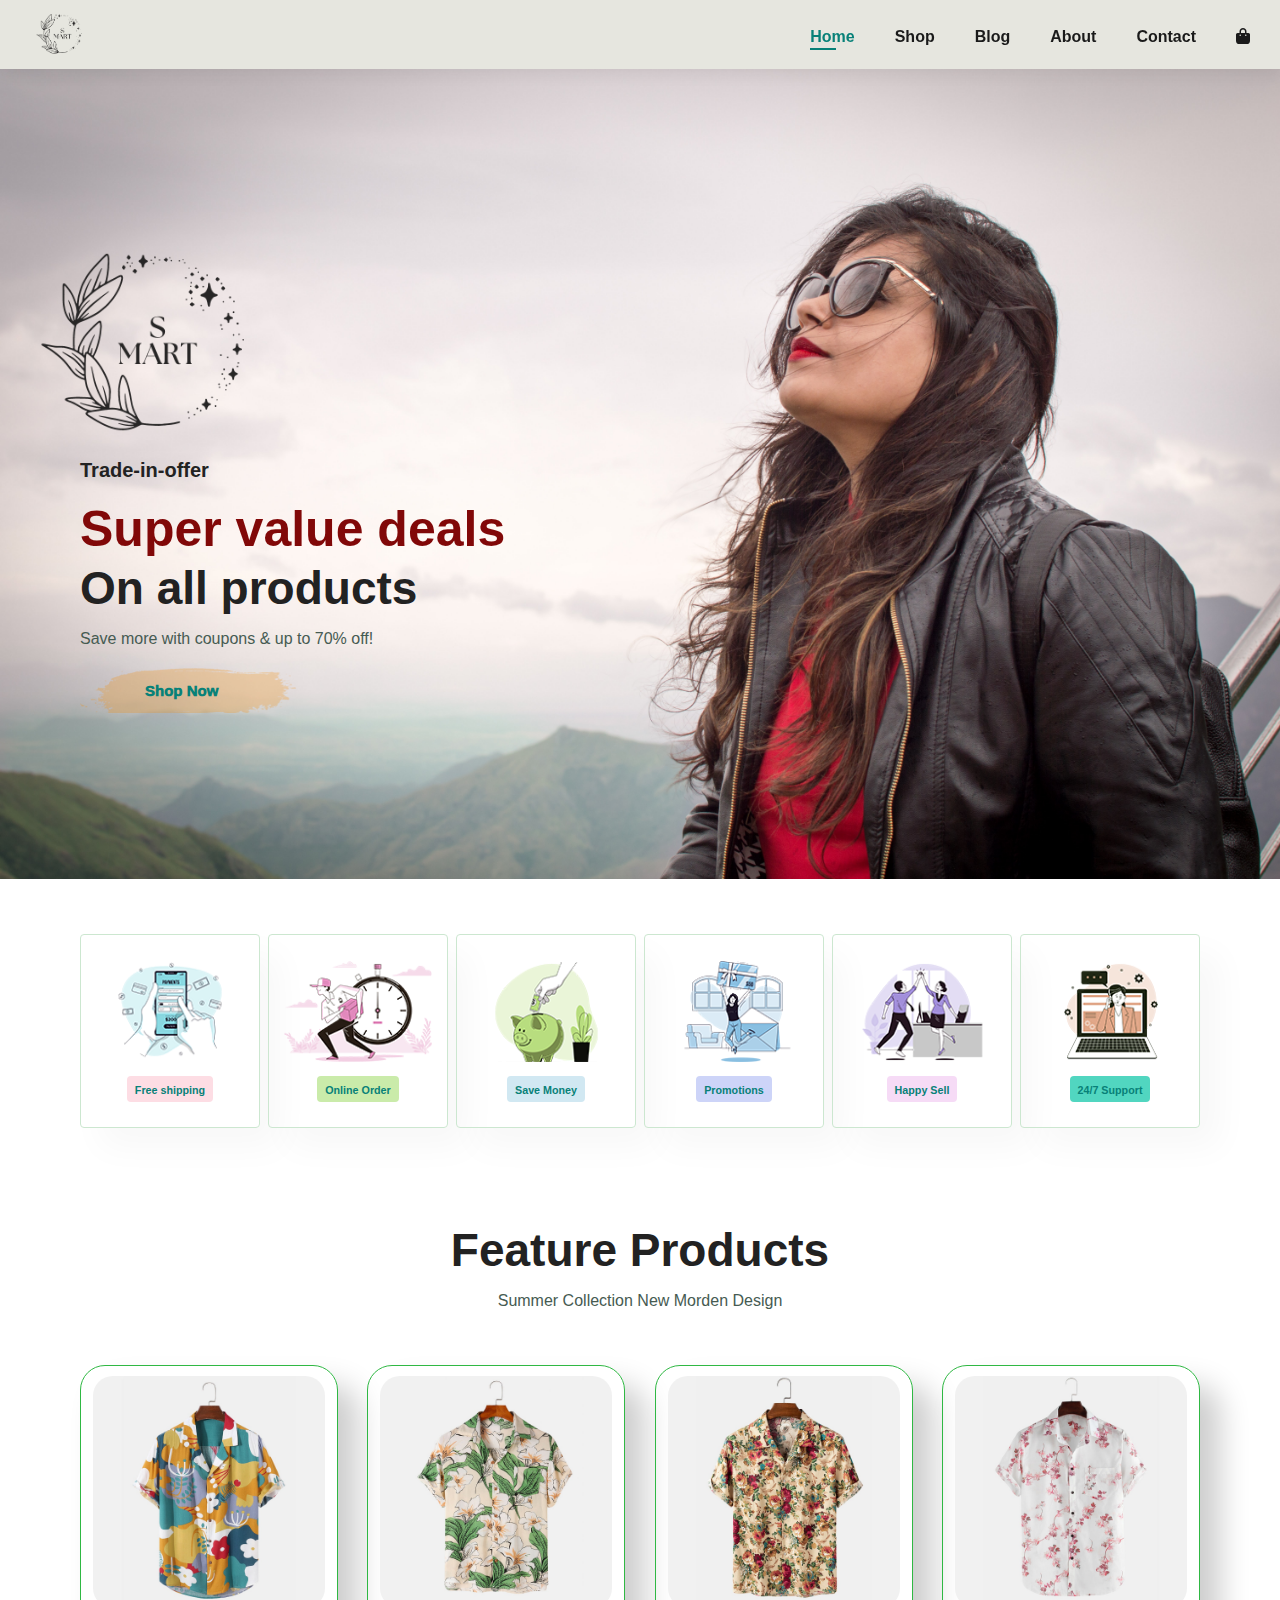
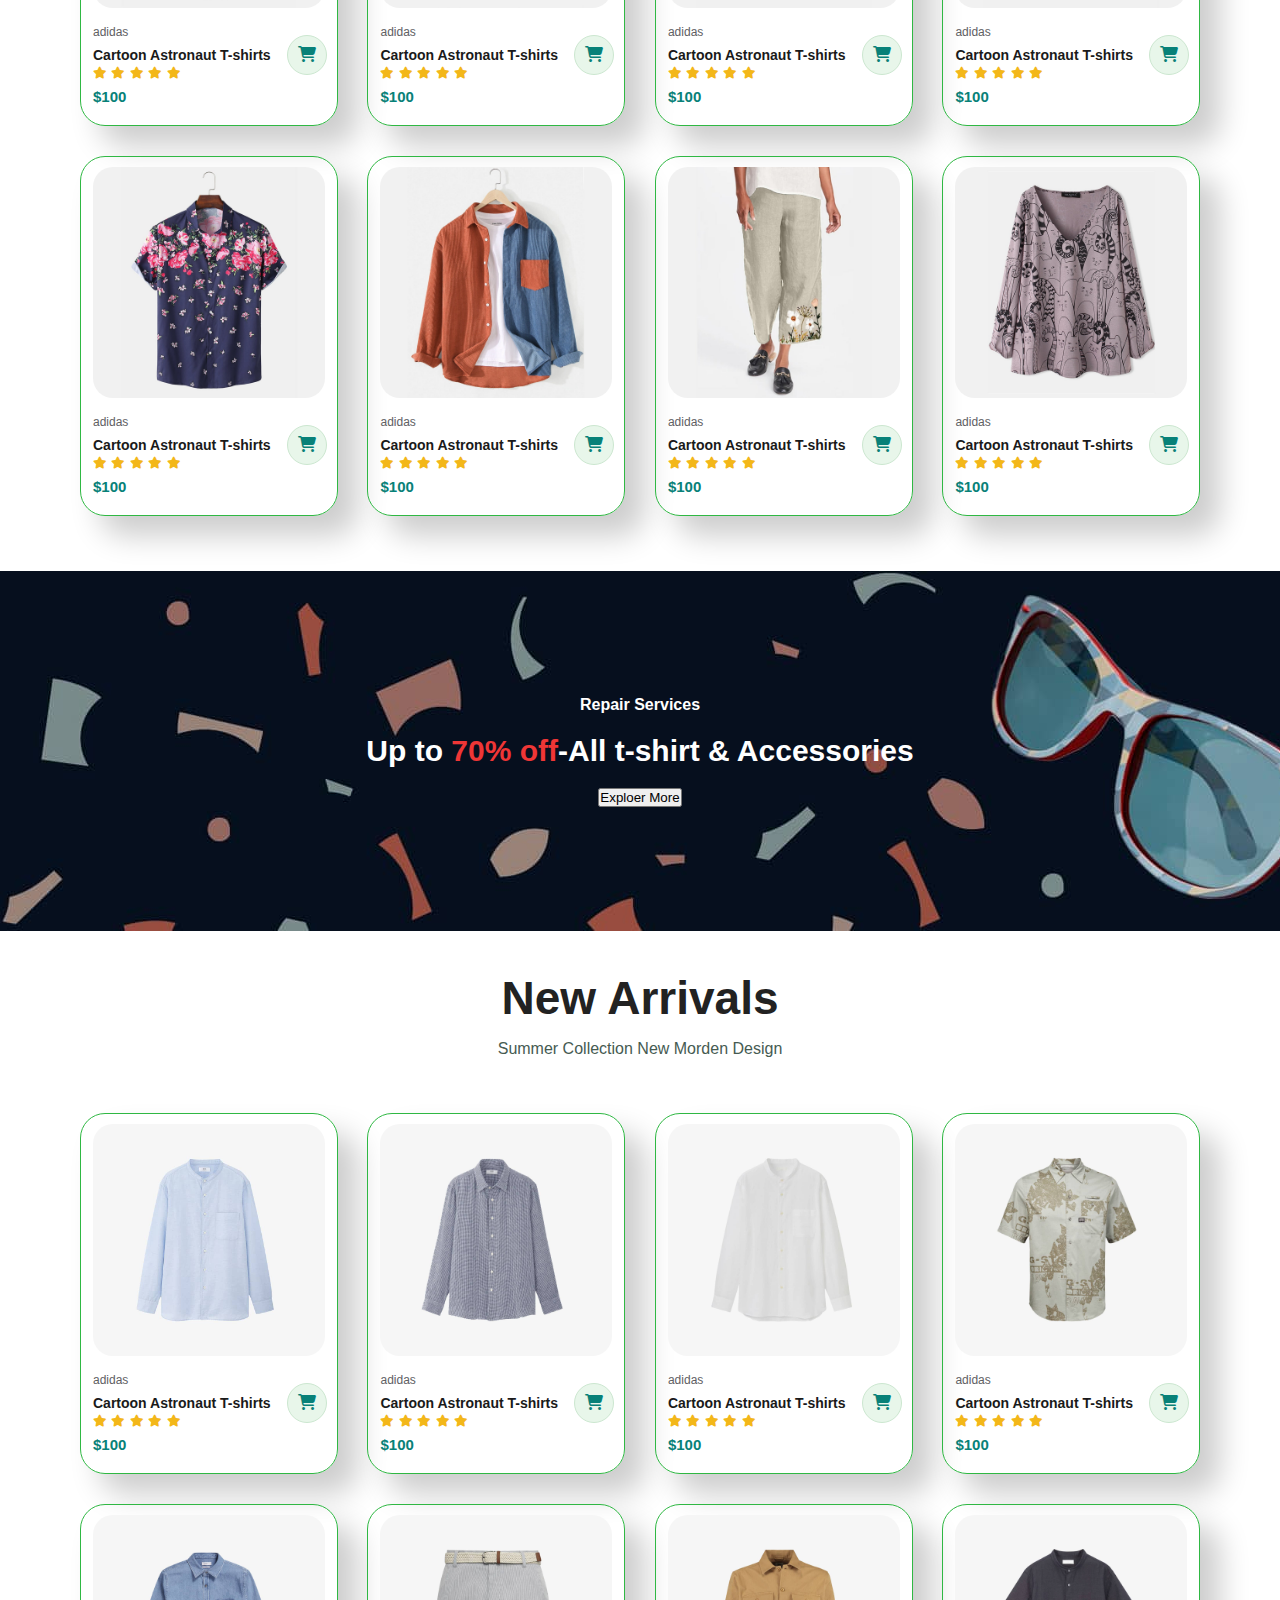
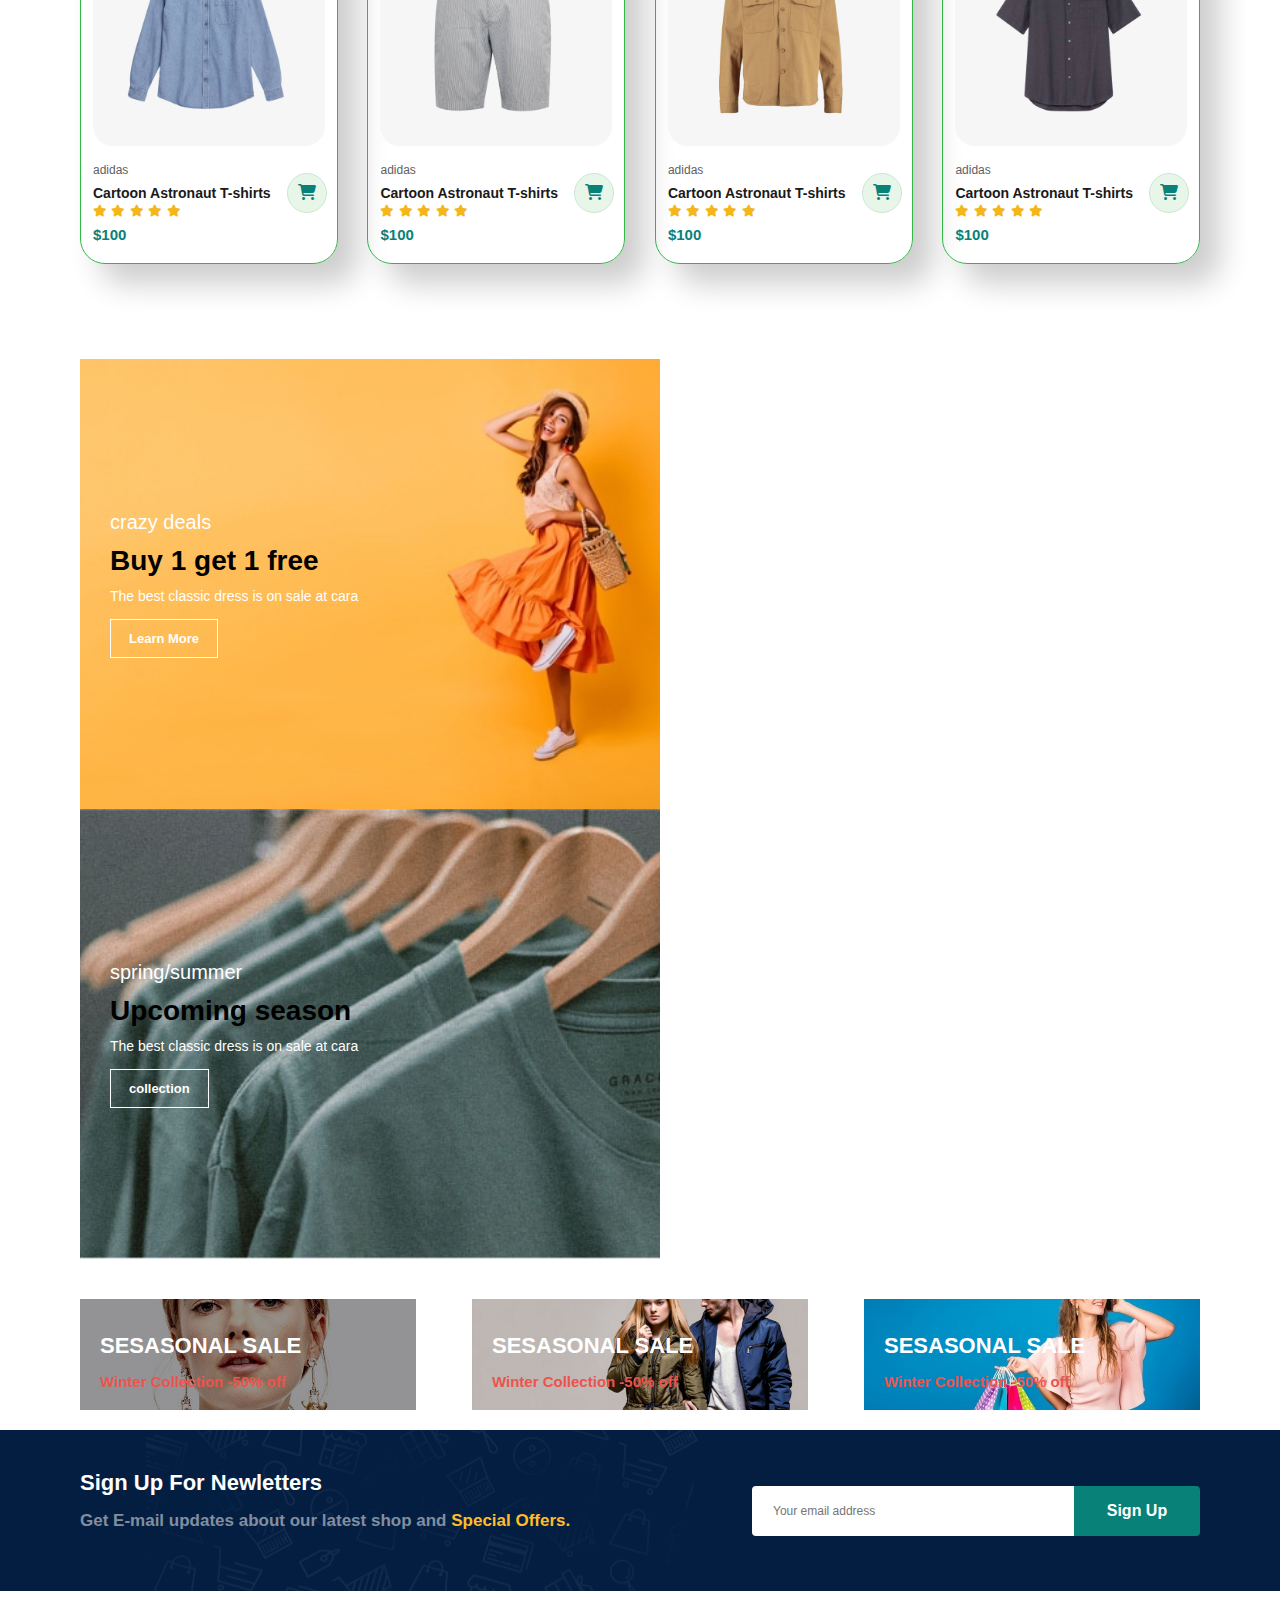
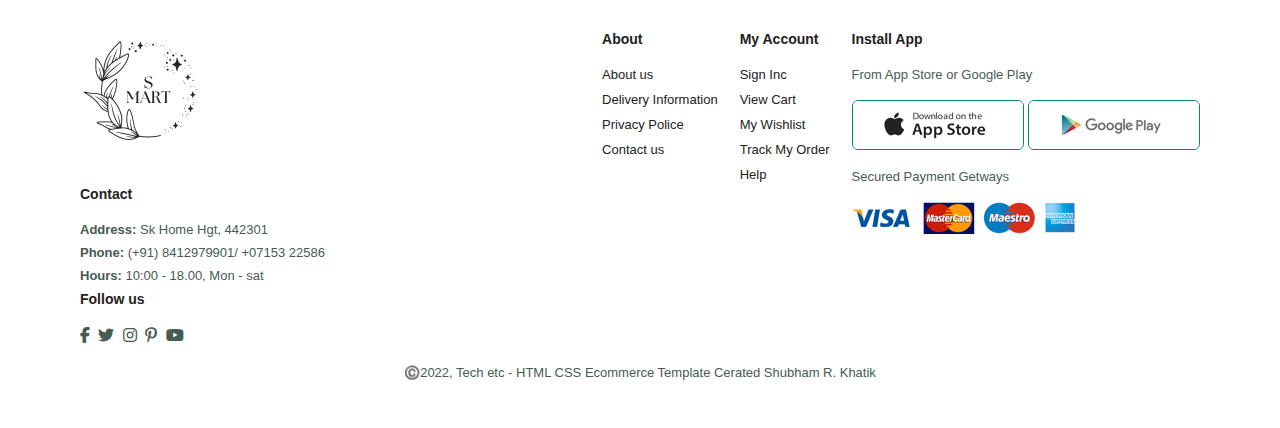
<file: WebEcommerce/index.html>
<!DOCTYPE html>
<html lang="en">
<head>
    <meta charset="UTF-8">
    <meta http-equiv="X-UA-Compatible" content="IE=edge">
    <meta name="viewport" content="width=device-width, initial-scale=1.0">
    <link rel="icon" type="image/x-icon" href="img/fa-icon.png">
    <title>S-MART</title>
    <link rel="stylesheet" href="styles.css">
    <link rel="stylesheet" href=
     "https://cdnjs.cloudflare.com/ajax/libs/font-awesome/6.2.0/css/all.css">
          
</head>
<body>
    <!--=== NAVBAR ===-->
    <section id="header">
        <a href="#"><img src="img/logo.png" class="logo" alt=""></a>
    <div>
        <ul id="navbar">
            <li><a class="active" href="index.html">Home</a></li>
            <li><a href="shop.html">Shop</a></li>
            <li><a href="blog.html">Blog</a></li>
            <li><a href="about.html">About</a></li>
            <li><a href="contact.html">Contact</a></li>
            <li id="lg-bag"><a href="cart.html"><i class="fa-solid fa-bag-shopping"></i></a></li>
            <a href="#" id="close"><i class="fa-solid fa-rectangle-xmark"></i></a>
        </ul>
    </div>
    <div id="mobile">
    <a href="cart.html"><i class="fa-solid fa-bag-shopping"></i></a>
    <i id="bar" class="fas fa-outdent"></i>
</div>
    </section>
    <!--=== HEADER ===-->
    
    <section id="hero">
        <img src="img/logo.png" class="logo" alt="">
        <h4>Trade-in-offer</h4>
        <h1>Super value deals</h1>
        <h2>On all products</h2>
        <p>Save more with coupons & up to 70% off!</p>
        <button>Shop Now</button>
    </section>
    <section id="feature" class="section-p1">
        <div class="fe-box">
            <img src="img\features\f1.png" alt="">
            <h6>Free shipping</h6>
        </div>
        <div class="fe-box">
            <img src="img\features\f2.png" alt="">
            <h6>Online Order</h6>
        </div>
        <div class="fe-box">
            <img src="img\features\f3.png" alt="">
            <h6>Save Money </h6>
        </div>
        <div class="fe-box">
            <img src="img\features\f4.png" alt="">
            <h6>Promotions</h6>
        </div>
        <div class="fe-box">
            <img src="img\features\f5.png" alt="">
            <h6>Happy Sell</h6>
        </div>
        <div class="fe-box">
            <img src="img\features\f6.png" alt="">
            <h6>24/7 Support</h6> </h6>
        </div>
    </section>
      <section id="product1" class="section-p1">
        <h2>Feature Products</h2>
        <p>Summer Collection New Morden Design</p>
        <div class="pro-container">
            <div class="pro">
                <img src="img/products/f1.jpg" alt="">
                <div class ="des">
                    <span>adidas</span>
                    <h5>Cartoon Astronaut T-shirts</h5>
                    <div class="star">
                        <i class="fas fa-star "></i>
                        <i class="fas fa-star"></i>
                        <i class="fas fa-star"></i>
                        <i class="fas fa-star"></i>
                        <i class="fas fa-star"></i>
                    </div> 
                    <h4>$100</h4>
                </div>
                <a href="#"><i class="fa-solid fa-cart-shopping cart"></i></a>
            </div>
            <div class="pro">
                <img src="img/products/f2.jpg" alt="">
                <div class ="des">
                    <span>adidas</span>
                    <h5>Cartoon Astronaut T-shirts</h5>
                    <div class="star">
                        <i class="fas fa-star "></i>
                        <i class="fas fa-star"></i>
                        <i class="fas fa-star"></i>
                        <i class="fas fa-star"></i>
                        <i class="fas fa-star"></i>
                    </div> 
                    <h4>$100</h4>
                </div>
                <a href="#"><i class="fa-solid fa-cart-shopping cart"></i></a>
            </div>
            <div class="pro">
                <img src="img/products/f3.jpg" alt="">
                <div class ="des">
                    <span>adidas</span>
                    <h5>Cartoon Astronaut T-shirts</h5>
                    <div class="star">
                        <i class="fas fa-star "></i>
                        <i class="fas fa-star"></i>
                        <i class="fas fa-star"></i>
                        <i class="fas fa-star"></i>
                        <i class="fas fa-star"></i>
                    </div> 
                    <h4>$100</h4>
                </div>
                <a href="#"><i class="fa-solid fa-cart-shopping cart"></i></a>
            </div>
            <div class="pro">
                <img src="img/products/f4.jpg" alt="">
                <div class ="des">
                    <span>adidas</span>
                    <h5>Cartoon Astronaut T-shirts</h5>
                    <div class="star">
                        <i class="fas fa-star "></i>
                        <i class="fas fa-star"></i>
                        <i class="fas fa-star"></i>
                        <i class="fas fa-star"></i>
                        <i class="fas fa-star"></i>
                    </div> 
                    <h4>$100</h4>
                </div>
                <a href="#"><i class="fa-solid fa-cart-shopping cart"></i></a>
            </div>
            <div class="pro">
                <img src="img/products/f5.jpg" alt="">
                <div class ="des">
                    <span>adidas</span>
                    <h5>Cartoon Astronaut T-shirts</h5>
                    <div class="star">
                        <i class="fas fa-star "></i>
                        <i class="fas fa-star"></i>
                        <i class="fas fa-star"></i>
                        <i class="fas fa-star"></i>
                        <i class="fas fa-star"></i>
                    </div> 
                    <h4>$100</h4>
                </div>
                <a href="#"><i class="fa-solid fa-cart-shopping cart"></i></a>
            </div>
            <div class="pro">
                <img src="img/products/f6.jpg" alt="">
                <div class ="des">
                    <span>adidas</span>
                    <h5>Cartoon Astronaut T-shirts</h5>
                    <div class="star">
                        <i class="fas fa-star "></i>
                        <i class="fas fa-star"></i>
                        <i class="fas fa-star"></i>
                        <i class="fas fa-star"></i>
                        <i class="fas fa-star"></i>
                    </div> 
                    <h4>$100</h4>
                </div>
                <a href="#"><i class="fa-solid fa-cart-shopping cart"></i></a>
            </div>
            <div class="pro">
                <img src="img/products/f7.jpg" alt="">
                <div class ="des">
                    <span>adidas</span>
                    <h5>Cartoon Astronaut T-shirts</h5>
                    <div class="star">
                        <i class="fas fa-star "></i>
                        <i class="fas fa-star"></i>
                        <i class="fas fa-star"></i>
                        <i class="fas fa-star"></i>
                        <i class="fas fa-star"></i>
                    </div> 
                    <h4>$100</h4>
                </div>
                <a href="#"><i class="fa-solid fa-cart-shopping cart"></i></a>
            </div>
            <div class="pro">
                <img src="img/products/f8.jpg" alt="">
                <div class ="des">
                    <span>adidas</span>
                    <h5>Cartoon Astronaut T-shirts</h5>
                    <div class="star">
                        <i class="fas fa-star "></i>
                        <i class="fas fa-star"></i>
                        <i class="fas fa-star"></i>
                        <i class="fas fa-star"></i>
                        <i class="fas fa-star"></i>
                    </div> 
                    <h4>$100</h4>
                </div>
                <a href="#"><i class="fa-solid fa-cart-shopping cart"></i></a>
            </div>
        </div>
    </div>
      </section>
      <section id="banner" class="section-m1" >
        <h4>Repair Services</h4>
        <h2>Up to <span>70% off</span>-All t-shirt & Accessories </h2>
        <button class="noraml">Exploer More</button>
      </section>
      <section id="product1" class="section-p1">
        <h2>New Arrivals</h2>
        <p>Summer Collection New Morden Design</p>
        <div class="pro-container">
            <div class="pro">
                <img src="img/products/n1.jpg" alt="">
                <div class ="des">
                    <span>adidas</span>
                    <h5>Cartoon Astronaut T-shirts</h5>
                    <div class="star">
                        <i class="fas fa-star "></i>
                        <i class="fas fa-star"></i>
                        <i class="fas fa-star"></i>
                        <i class="fas fa-star"></i>
                        <i class="fas fa-star"></i>
                    </div> 
                    <h4>$100</h4>
                </div>
                <a href="#"><i class="fa-solid fa-cart-shopping cart"></i></a>
            </div>
            <div class="pro">
                <img src="img/products/n2.jpg" alt="">
                <div class ="des">
                    <span>adidas</span>
                    <h5>Cartoon Astronaut T-shirts</h5>
                    <div class="star">
                        <i class="fas fa-star "></i>
                        <i class="fas fa-star"></i>
                        <i class="fas fa-star"></i>
                        <i class="fas fa-star"></i>
                        <i class="fas fa-star"></i>
                    </div> 
                    <h4>$100</h4>
                </div>
                <a href="#"><i class="fa-solid fa-cart-shopping cart"></i></a>
            </div>
            <div class="pro">
                <img src="img/products/n3.jpg" alt="">
                <div class ="des">
                    <span>adidas</span>
                    <h5>Cartoon Astronaut T-shirts</h5>
                    <div class="star">
                        <i class="fas fa-star "></i>
                        <i class="fas fa-star"></i>
                        <i class="fas fa-star"></i>
                        <i class="fas fa-star"></i>
                        <i class="fas fa-star"></i>
                    </div> 
                    <h4>$100</h4>
                </div>
                <a href="#"><i class="fa-solid fa-cart-shopping cart"></i></a>
            </div>
            <div class="pro">
                <img src="img/products/n4.jpg" alt="">
                <div class ="des">
                    <span>adidas</span>
                    <h5>Cartoon Astronaut T-shirts</h5>
                    <div class="star">
                        <i class="fas fa-star "></i>
                        <i class="fas fa-star"></i>
                        <i class="fas fa-star"></i>
                        <i class="fas fa-star"></i>
                        <i class="fas fa-star"></i>
                    </div> 
                    <h4>$100</h4>
                </div>
                <a href="#"><i class="fa-solid fa-cart-shopping cart"></i></a>
            </div>
            <div class="pro">
                <img src="img/products/n5.jpg" alt="">
                <div class ="des">
                    <span>adidas</span>
                    <h5>Cartoon Astronaut T-shirts</h5>
                    <div class="star">
                        <i class="fas fa-star "></i>
                        <i class="fas fa-star"></i>
                        <i class="fas fa-star"></i>
                        <i class="fas fa-star"></i>
                        <i class="fas fa-star"></i>
                    </div> 
                    <h4>$100</h4>
                </div>
                <a href="#"><i class="fa-solid fa-cart-shopping cart"></i></a>
            </div>
            <div class="pro">
                <img src="img/products/n6.jpg" alt="">
                <div class ="des">
                    <span>adidas</span>
                    <h5>Cartoon Astronaut T-shirts</h5>
                    <div class="star">
                        <i class="fas fa-star "></i>
                        <i class="fas fa-star"></i>
                        <i class="fas fa-star"></i>
                        <i class="fas fa-star"></i>
                        <i class="fas fa-star"></i>
                    </div> 
                    <h4>$100</h4>
                </div>
                <a href="#"><i class="fa-solid fa-cart-shopping cart"></i></a>
            </div>
            <div class="pro">
                <img src="img/products/n7.jpg" alt="">
                <div class ="des">
                    <span>adidas</span>
                    <h5>Cartoon Astronaut T-shirts</h5>
                    <div class="star">
                        <i class="fas fa-star "></i>
                        <i class="fas fa-star"></i>
                        <i class="fas fa-star"></i>
                        <i class="fas fa-star"></i>
                        <i class="fas fa-star"></i>
                    </div> 
                    <h4>$100</h4>
                </div>
                <a href="#"><i class="fa-solid fa-cart-shopping cart"></i></a>
            </div>
            <div class="pro">
                <img src="img/products/n8.jpg" alt="">
                <div class ="des">
                    <span>adidas</span>
                    <h5>Cartoon Astronaut T-shirts</h5>
                    <div class="star">
                        <i class="fas fa-star "></i>
                        <i class="fas fa-star"></i>
                        <i class="fas fa-star"></i>
                        <i class="fas fa-star"></i>
                        <i class="fas fa-star"></i>
                    </div> 
                    <h4>$100</h4>
                </div>
                <a href="#"><i class="fa-solid fa-cart-shopping cart"></i></a>
            </div>
        </div>
    </div>
      </section>
      <section id="sm-banner" class="section-p1">
        <div class="banner-box">
            <h4>crazy deals</h4>
            <h2>Buy 1 get 1 free</h2>
            <span>The best classic dress is on sale at cara</span>
            <button class="white">Learn More</button>
        </div>
        <div class="banner-box banner-box2">
            <h4>spring/summer</h4>
            <h2>Upcoming season</h2>
            <span>The best classic dress is on sale at cara</span>
            <button class="white">collection</button>
        </div>
      </section>
      <section id="banner3">
        <div class="banner-box">
            <h2>SESASONAL SALE</h2>
            <h3>Winter Collection -50% off</h3>
        </div>
        <div class="banner-box banner-box2">
            <h2>SESASONAL SALE</h2>
            <h3>Winter Collection -50% off</h3>
        </div>
        <div class="banner-box banner-box3">
            <h2>SESASONAL SALE</h2>
            <h3>Winter Collection -50% off</h3>
        </div>

      </section>
      <section id="newsletter" class="section-p1 section-m1">
        <div class="newatext">
            <h4>Sign Up For Newletters</h4>
            <p>Get E-mail updates about our latest shop and <span>Special Offers.</span></p>
        </div>
         <div class="form">
            <input type="text" placeholder="Your email address">
            <button class="normal">Sign Up</button>
         </div>
      </section>
    <!--=== FOOTER ===-->
      <footer class="section-p1">
        <div class="col">
            <img class="logo" src="img/logo.png" alt="">
            <h4>Contact</h4>
            <p><strong>Address:</strong> Sk Home Hgt, 442301</p> 
            <p><strong>Phone:</strong> (+91) 8412979901/ +07153 22586</p>
            <p><strong>Hours:</strong> 10:00 - 18.00, Mon - sat</p>
            <div class="follow">
            <h4>Follow us</h4>
            <div class="icon">
                <i class="fab fa-facebook-f"></i>
                <i class="fab fa-twitter"></i>
                <i class="fab fa-instagram"></i>
                <i class="fab fa-pinterest-p"></i>
                <i class="fab fa-youtube"></i>
            </div>
        </div>
    </div>
    <div class="col">
        <h4>About</h4>
        <a href="#">About us</a>
        <a href="#">Delivery Information</a>
        <a href="#">Privacy Police</a>
        <a href="#">Contact us</a>
    </div>
    <div class="col">
        <h4>My Account</h4>
        <a href="#">Sign Inc</a>
        <a href="#">View Cart</a>
        <a href="#">My Wishlist</a>
        <a href="#">Track My Order</a>
        <a href="#">Help</a>   
    </div>
    <div class="col install">
    <h4>Install App</h4>
    <p>From App Store or Google Play</p>
    <div class="row">
        <img src="img/pay/app.jpg" alt="">
        <img src="img/pay/play.jpg" alt="">
    </div>
    <p>Secured Payment Getways</p>
    <img src="img/pay/pay.png" alt="">
    </div>
    <div class="copyright">
        <p>©️2022, Tech etc - HTML CSS Ecommerce Template Cerated Shubham R. Khatik</p>
    </div>
 </footer>

    <!--=== Main js ===-->
    <script src="script.js"></script>
</body>
</html>
</file>
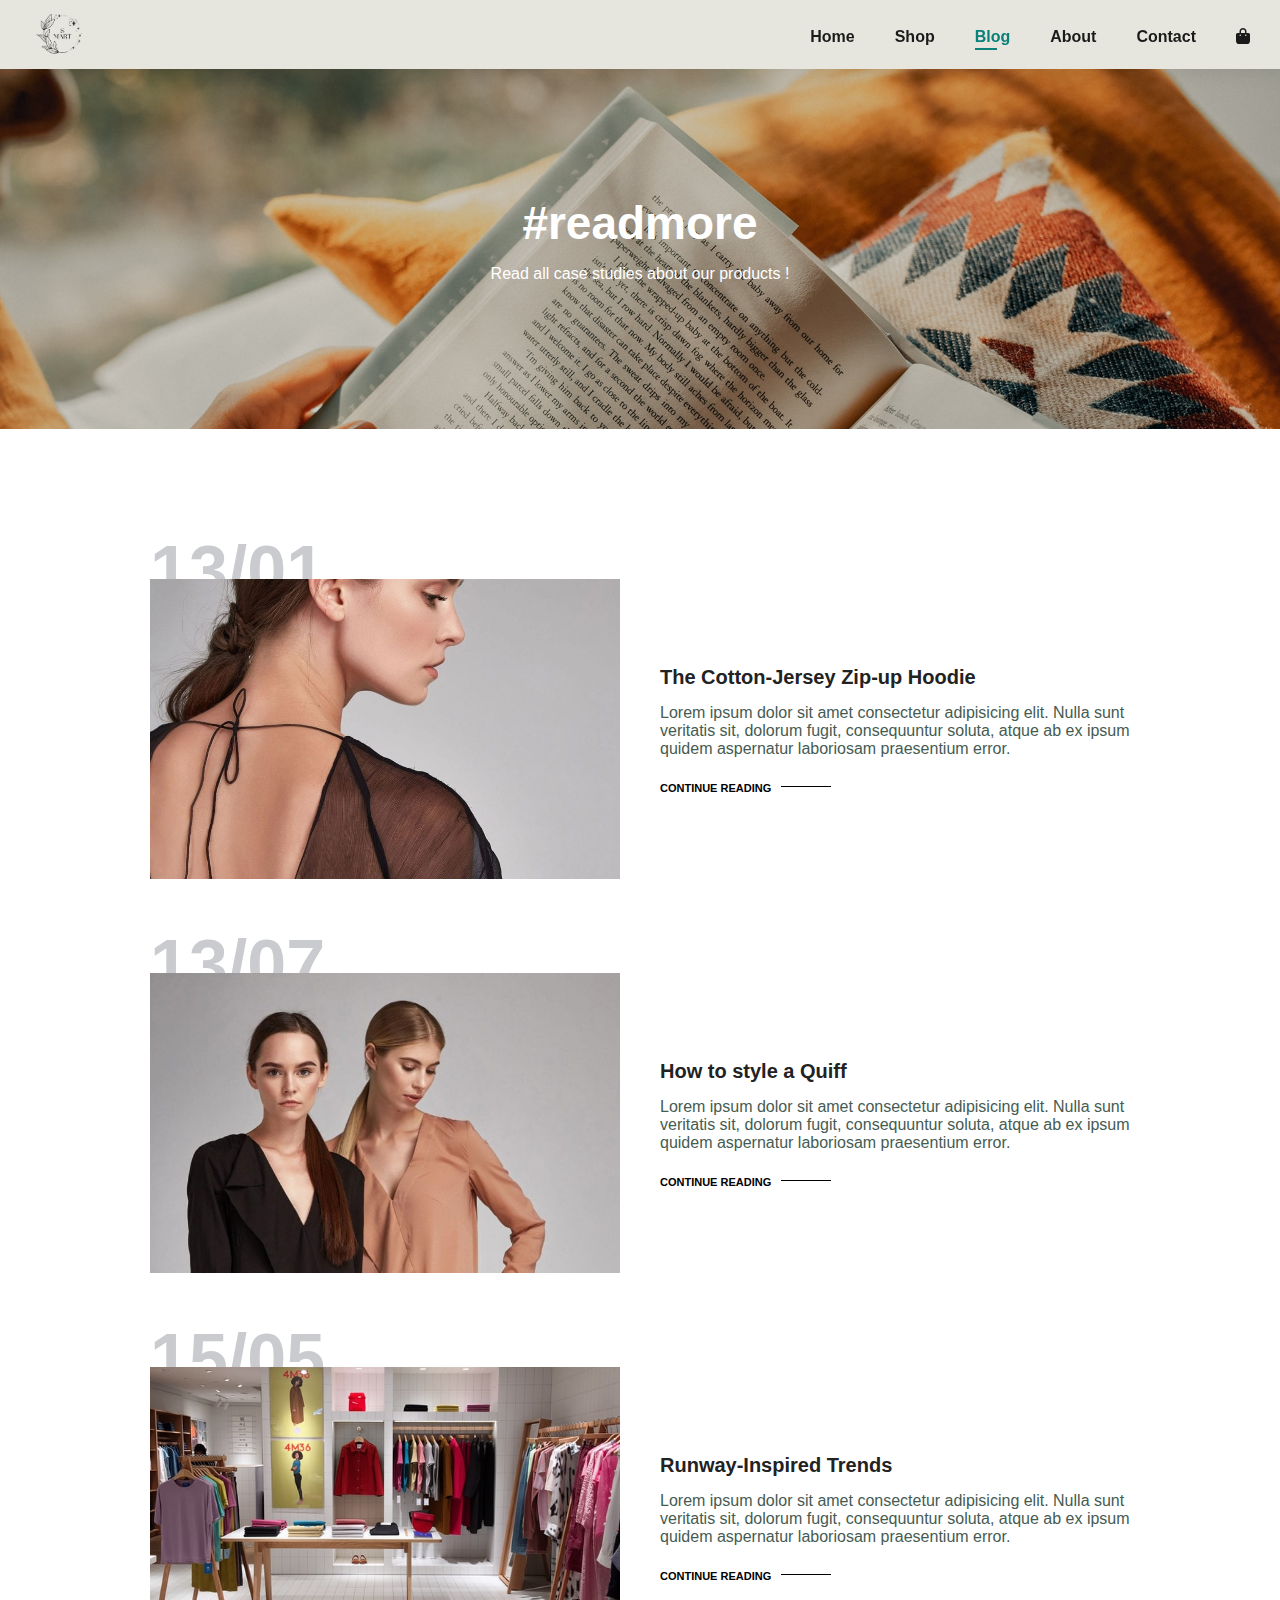
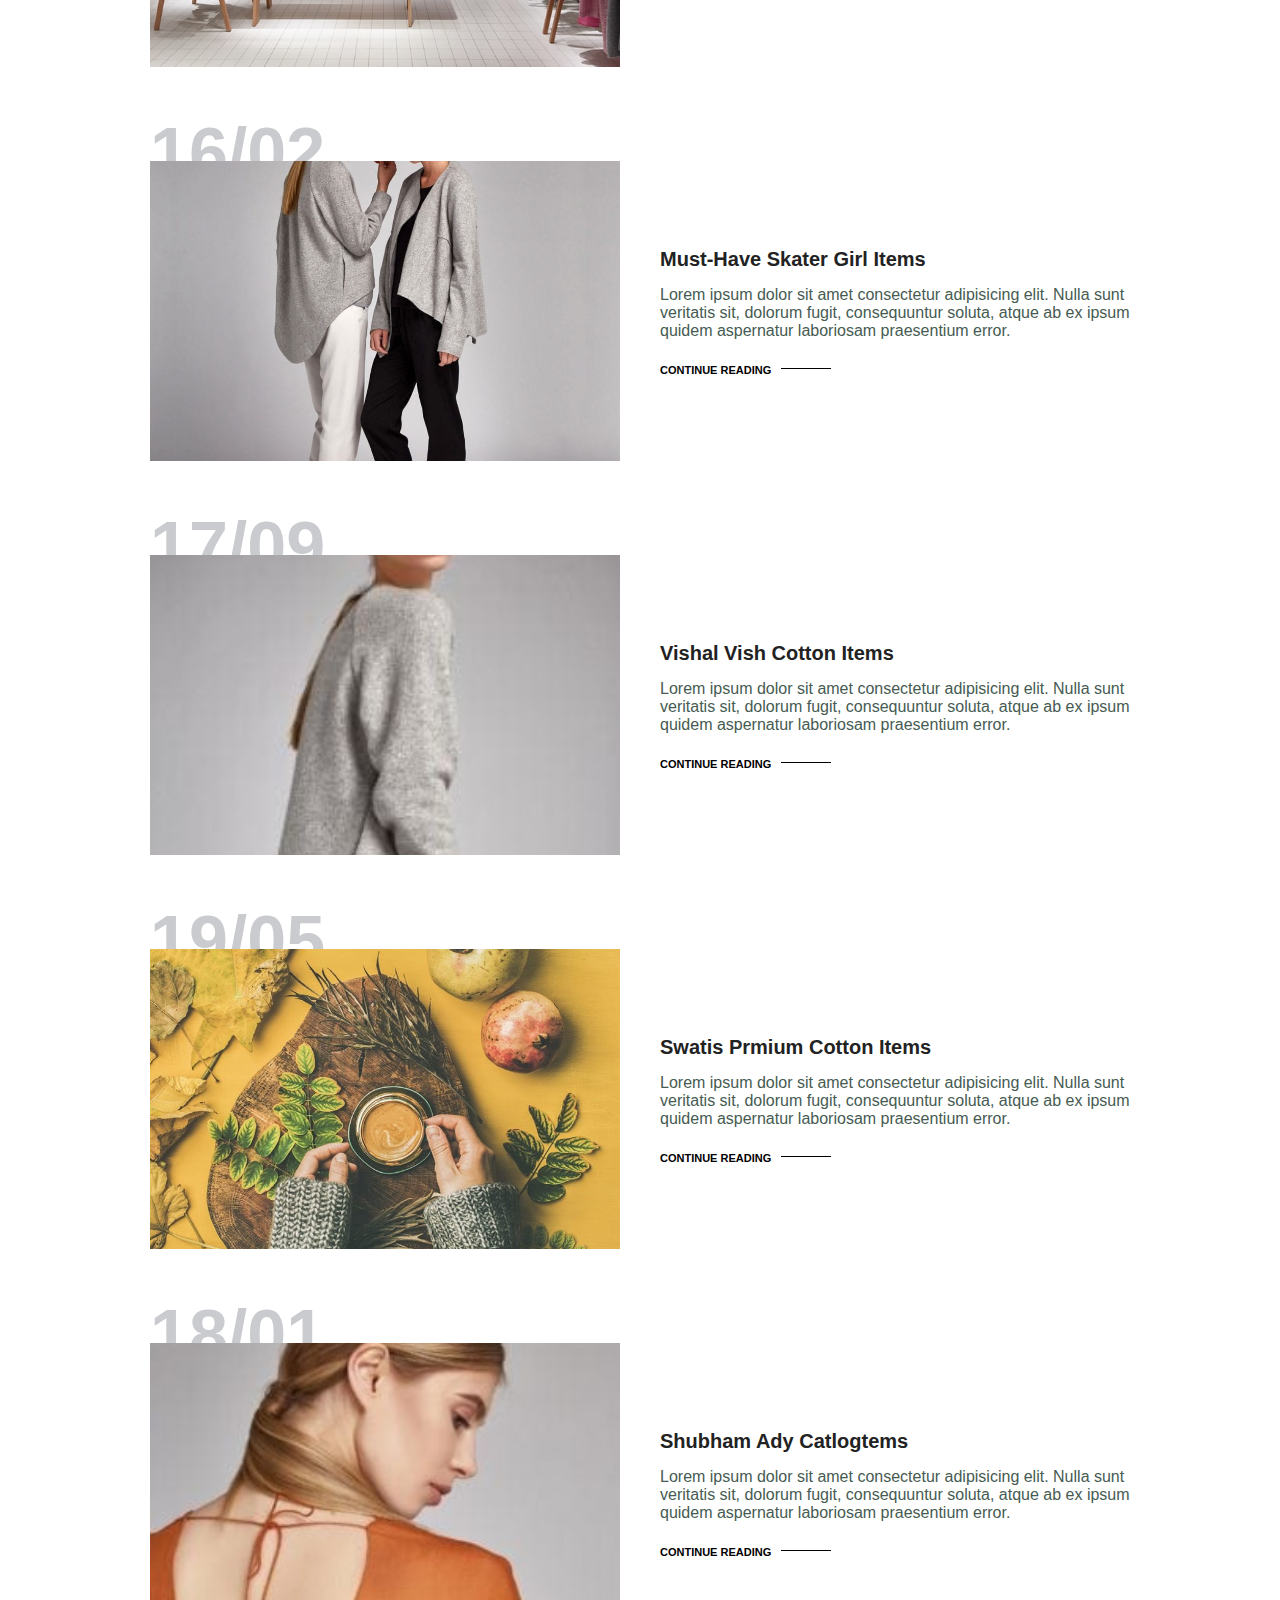
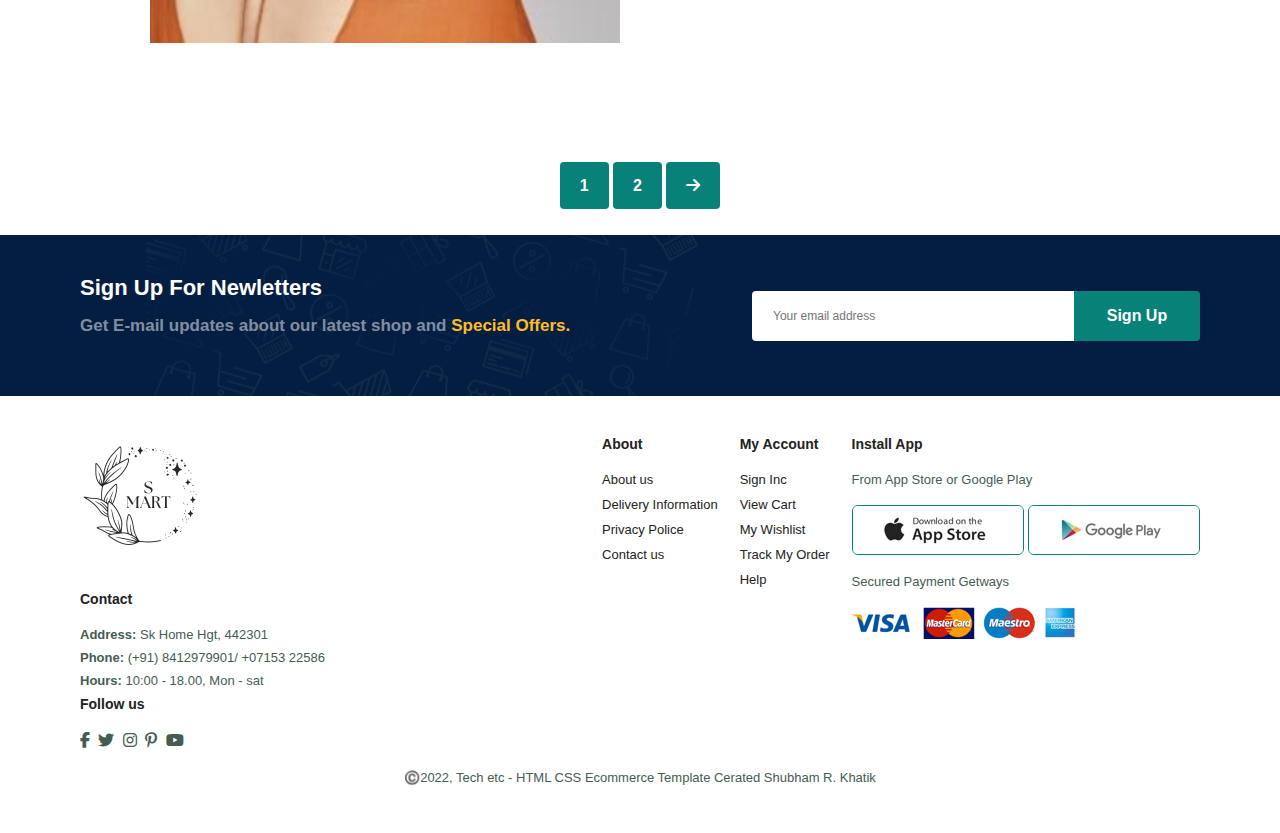
<file: WebEcommerce/blog.html>
<!DOCTYPE html>
<html lang="en">
<head>
    <meta charset="UTF-8">
    <meta http-equiv="X-UA-Compatible" content="IE=edge">
    <meta name="viewport" content="width=device-width, initial-scale=1.0">
    <title>S-MART</title>
    <link rel="stylesheet" href="styles.css">
    <link rel="stylesheet" href=
     "https://cdnjs.cloudflare.com/ajax/libs/font-awesome/6.2.0/css/all.css">
          
</head>
<body>
    <!--=== NAVBAR ===-->
    <section id="header">
        <a href="#"><img src="img/logo.png" class="logo" alt=""></a>
    <div>
        <ul id="navbar">
            <li><a href="index.html">Home</a></li>
            <li><a href="shop.html">Shop</a></li>
            <li><a class="active" href="blog.html">Blog</a></li>
            <li><a href="about.html">About</a></li>
            <li><a href="contact.html">Contact</a></li>
            <li id="lg-bag"><a href="cart.html"><i class="fa-solid fa-bag-shopping"></i></a></li>
            <a href="#" id="close"><i class="fa-solid fa-rectangle-xmark"></i></a>
        </ul>
    </div>
    <div id="mobile">
    <a href="cart.html"><i class="fa-solid fa-bag-shopping"></i></a>
    <i id="bar" class="fas fa-outdent"></i>
</div>
    </section>
    
    <section id="page-header"class="blog-header"> 
        
        <h2>#readmore</h2>

        <p>Read all case studies about our products !</p>
        
    </section>
    <section id="blog">
        <div class="blog-box">
            <div class="blog-img">
            <img src="img/blog/b1.jpg" alt="">
        </div>
        <div class="blog-details">
            <h4>The Cotton-Jersey Zip-up Hoodie</h4>
            <p>Lorem ipsum dolor sit amet consectetur adipisicing elit. Nulla sunt veritatis sit, dolorum fugit, consequuntur soluta, atque ab ex ipsum quidem aspernatur laboriosam praesentium error.</p>
                <a href="0">CONTINUE READING</a>
        </div>
        <h1>13/01</h1>
        </div>
        <div class="blog-box">
            <div class="blog-img">
            <img src="img/blog/b2.jpg" alt="">
        </div>
        <div class="blog-details">
            <h4>How to style a Quiff</h4>
            <p>Lorem ipsum dolor sit amet consectetur adipisicing elit. Nulla sunt veritatis sit, dolorum fugit, consequuntur soluta, atque ab ex ipsum quidem aspernatur laboriosam praesentium error.</p>
                <a href="0">CONTINUE READING</a>
        </div>
        <h1>13/07</h1>
        </div>

        <div class="blog-box">
            <div class="blog-img">
            <img src="img/blog/b3.jpg" alt="">
        </div>
        <div class="blog-details">
            <h4>Runway-Inspired Trends</h4>
            <p>Lorem ipsum dolor sit amet consectetur adipisicing elit. Nulla sunt veritatis sit, dolorum fugit, consequuntur soluta, atque ab ex ipsum quidem aspernatur laboriosam praesentium error.</p>
                <a href="0">CONTINUE READING</a>
        </div>
        <h1>15/05</h1>
        </div>
        <div class="blog-box">
            <div class="blog-img">
            <img src="img/blog/b4.jpg" alt="">
        </div>
        <div class="blog-details">
            <h4>Must-Have Skater Girl Items</h4>
            <p>Lorem ipsum dolor sit amet consectetur adipisicing elit. Nulla sunt veritatis sit, dolorum fugit, consequuntur soluta, atque ab ex ipsum quidem aspernatur laboriosam praesentium error.</p>
                <a href="0">CONTINUE READING</a>
        </div>
        <h1>16/02</h1>
        </div>
        <div class="blog-box">
            <div class="blog-img">
            <img src="img/blog/b5.jpg" alt="">
        </div>
        <div class="blog-details">
            <h4>Vishal Vish Cotton Items</h4>
            <p>Lorem ipsum dolor sit amet consectetur adipisicing elit. Nulla sunt veritatis sit, dolorum fugit, consequuntur soluta, atque ab ex ipsum quidem aspernatur laboriosam praesentium error.</p>
                <a href="0">CONTINUE READING</a>
        </div>
        <h1>17/09</h1>
        </div>
        <div class="blog-box">
            <div class="blog-img">
            <img src="img/blog/b6.jpg" alt="">
        </div>
        <div class="blog-details">
            <h4>Swatis Prmium Cotton Items</h4>
            <p>Lorem ipsum dolor sit amet consectetur adipisicing elit. Nulla sunt veritatis sit, dolorum fugit, consequuntur soluta, atque ab ex ipsum quidem aspernatur laboriosam praesentium error.</p>
                <a href="0">CONTINUE READING</a>
        </div>
        <h1>19/05</h1>
        </div>
        <div class="blog-box">
            <div class="blog-img">
            <img src="img/blog/b7.jpg" alt="">
        </div>
        <div class="blog-details">
            <h4>Shubham Ady Catlogtems</h4>
            <p>Lorem ipsum dolor sit amet consectetur adipisicing elit. Nulla sunt veritatis sit, dolorum fugit, consequuntur soluta, atque ab ex ipsum quidem aspernatur laboriosam praesentium error.</p>
                <a href="0">CONTINUE READING</a>
        </div>
        <h1>18/01</h1>
        </div>


    </section>

      <section id="pagination" class="section-p1">
        <a href="#">1</a>
        <a href="#">2</a>
        <a href="#"><i class="fa-solid fa-arrow-right"></i></a>
      </section> 
      
      <section id="newsletter" class="section-p1 section-m1">
        <div class="newatext">
            <h4>Sign Up For Newletters</h4>
            <p>Get E-mail updates about our latest shop and <span>Special Offers.</span></p>
        </div>
         <div class="form">
            <input type="text" placeholder="Your email address">
            <button class="normal">Sign Up</button>
         </div>
      </section>
    <!--=== FOOTER ===-->
      <footer class="section-p1">
        <div class="col">
            <img class="logo" src="img/logo.png" alt="">
            <h4>Contact</h4>
            <p><strong>Address:</strong> Sk Home Hgt, 442301</p> 
            <p><strong>Phone:</strong> (+91) 8412979901/ +07153 22586</p>
            <p><strong>Hours:</strong> 10:00 - 18.00, Mon - sat</p>
            <div class="follow">
            <h4>Follow us</h4>
            <div class="icon">
                <i class="fab fa-facebook-f"></i>
                <i class="fab fa-twitter"></i>
                <i class="fab fa-instagram"></i>
                <i class="fab fa-pinterest-p"></i>
                <i class="fab fa-youtube"></i>
            </div>
        </div>
    </div>
    <div class="col">
        <h4>About</h4>
        <a href="#">About us</a>
        <a href="#">Delivery Information</a>
        <a href="#">Privacy Police</a>
        <a href="#">Contact us</a>
    </div>
    <div class="col">
        <h4>My Account</h4>
        <a href="#">Sign Inc</a>
        <a href="#">View Cart</a>
        <a href="#">My Wishlist</a>
        <a href="#">Track My Order</a>
        <a href="#">Help</a>   
    </div>
    <div class="col install">
    <h4>Install App</h4>
    <p>From App Store or Google Play</p>
    <div class="row">
        <img src="img/pay/app.jpg" alt="">
        <img src="img/pay/play.jpg" alt="">
    </div>
    <p>Secured Payment Getways</p>
    <img src="img/pay/pay.png" alt="">
    </div>
    <div class="copyright">
        <p>©️2022, Tech etc - HTML CSS Ecommerce Template Cerated Shubham R. Khatik</p>
    </div>
 </footer>

    <!--=== Main js ===-->
    <script src="script.js"></script>
</body>
</html>
</file>
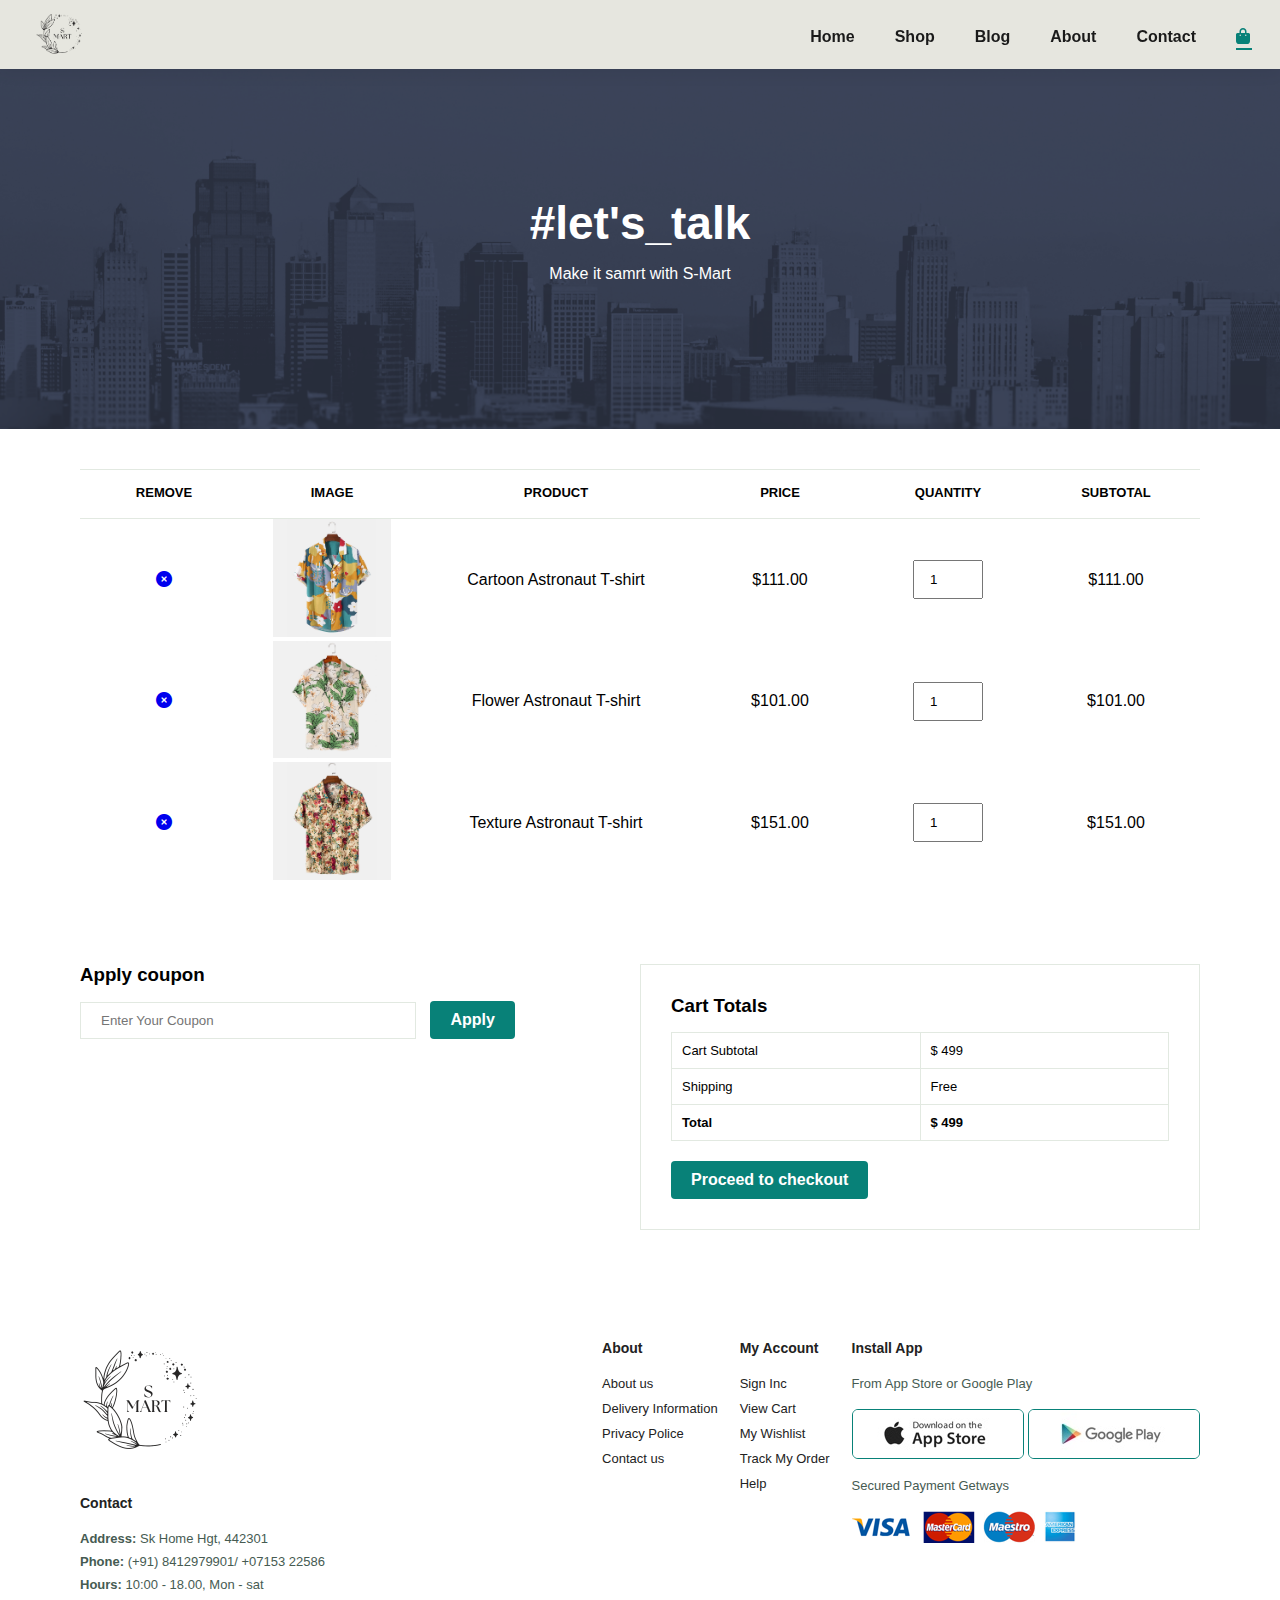
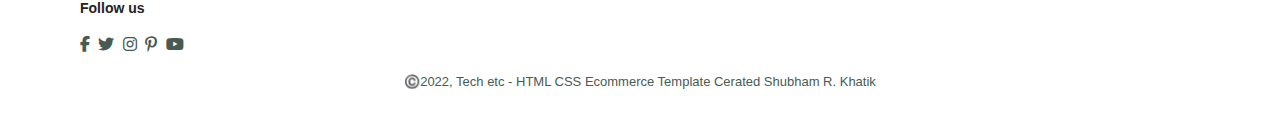
<file: WebEcommerce/cart.html>
<!DOCTYPE html>
<html lang="en">
  <head>
    <meta charset="UTF-8" />
    <meta http-equiv="X-UA-Compatible" content="IE=edge" />
    <meta name="viewport" content="width=device-width, initial-scale=1.0" />
    <title>S-MART</title>
    <link rel="stylesheet" href="styles.css" />
    <link
      rel="stylesheet"
      href="https://cdnjs.cloudflare.com/ajax/libs/font-awesome/6.2.0/css/all.css"
    />
  </head>
  <body>
    <!--=== NAVBAR ===-->
    <section id="header">
      <a href="#"><img src="img/logo.png" class="logo" alt="" /></a>
      <div>
        <ul id="navbar">
          <li><a href="index.html">Home</a></li>
          <li><a href="shop.html">Shop</a></li>
          <li><a href="blog.html">Blog</a></li>
          <li><a href="about.html">About</a></li>
          <li><a href="contact.html">Contact</a></li>
          <li id="lg-bag">
            <a class="active" href="cart.html"><i class="fa-solid fa-bag-shopping"></i></a>
          </li>
          <a href="#" id="close"><i class="fa-solid fa-rectangle-xmark"></i></a>
        </ul>
      </div>
      <div id="mobile">
        <a href="cart.html"><i class="fa-solid fa-bag-shopping"></i></a>
        <i id="bar" class="fas fa-outdent"></i>
      </div>
    </section>

    <section id="page-header" class="about-header">
      <h2>#let's_talk</h2>

      <p>Make it samrt with S-Mart</p>
    </section>

    <section id="cart" class="section-p1">
        <table width="100">
            <thead>
                <tr>
                  <td>Remove</td> 
                  <td>Image</td> 
                  <td>Product</td> 
                  <td>Price</td> 
                  <td>Quantity</td> 
                  <td>Subtotal</td> 
                </tr>
            </thead>
            <tbody>
                <tr>
                    <td><a href="#"><i class="fa-solid fa-circle-xmark"></i></a></td>
                    <td><img src="img/products/f1.jpg" aalt=""></td>
                    <td>Cartoon Astronaut T-shirt</td>
                    <td>$111.00</td>
                    <td><input type="number" value="1"></td>
                    <td>$111.00</td>
                </tr>
                <tr>
                    <td><a href="#"><i class="fa-solid fa-circle-xmark"></i></a></td>
                    <td><img src="img/products/f2.jpg" aalt=""></td>
                    <td>Flower Astronaut T-shirt</td>
                    <td>$101.00</td>
                    <td><input type="number" value="1"></td>
                    <td>$101.00</td>
                </tr>
                <tr>
                    <td><a href="#"><i class="fa-solid fa-circle-xmark"></i></a></td>
                    <td><img src="img/products/f3.jpg" aalt=""></td>
                    <td>Texture Astronaut T-shirt</td>
                    <td>$151.00</td>
                    <td><input type="number" value="1"></td>
                    <td>$151.00</td>
                </tr>
            </tbody>
        </table>
    </section>
    <section id="cart-add" class="section-p1">
        <div id="coupon">
            <h3>Apply coupon</h3>
       <div>
        <input type="text" placeholder="Enter Your Coupon">
        <button class="normal">Apply</button>
    </div>
</div>

<div id="subtotal">
    <h3>Cart Totals</h3>
    <table>
        <tr>
            <td>Cart Subtotal</td>
            <td>$ 499</td>
        </tr>
        <tr>
            <td>Shipping</td>
            <td>Free</td>
        </tr>
        <tr>
            <td><strong>Total</strong></td>
            <td><strong>$ 499</strong></td>
        </tr>
    </table>
    <button class="normal">Proceed to checkout</button>
</div>

    </section>
   
    <!--=== FOOTER ===-->
    <footer class="section-p1">
      <div class="col">
        <img class="logo" src="img/logo.png" alt="" />
        <h4>Contact</h4>
        <p><strong>Address:</strong> Sk Home Hgt, 442301</p>
        <p><strong>Phone:</strong> (+91) 8412979901/ +07153 22586</p>
        <p><strong>Hours:</strong> 10:00 - 18.00, Mon - sat</p>
        <div class="follow">
          <h4>Follow us</h4>
          <div class="icon">
            <i class="fab fa-facebook-f"></i>
            <i class="fab fa-twitter"></i>
            <i class="fab fa-instagram"></i>
            <i class="fab fa-pinterest-p"></i>
            <i class="fab fa-youtube"></i>
          </div>
        </div>
      </div>
      <div class="col">
        <h4>About</h4>
        <a href="#">About us</a>
        <a href="#">Delivery Information</a>
        <a href="#">Privacy Police</a>
        <a href="#">Contact us</a>
      </div>
      <div class="col">
        <h4>My Account</h4>
        <a href="#">Sign Inc</a>
        <a href="#">View Cart</a>
        <a href="#">My Wishlist</a>
        <a href="#">Track My Order</a>
        <a href="#">Help</a>
      </div>
      <div class="col install">
        <h4>Install App</h4>
        <p>From App Store or Google Play</p>
        <div class="row">
          <img src="img/pay/app.jpg" alt="" />
          <img src="img/pay/play.jpg" alt="" />
        </div>
        <p>Secured Payment Getways</p>
        <img src="img/pay/pay.png" alt="" />
      </div>
      <div class="copyright">
        <p>
          ©️2022, Tech etc - HTML CSS Ecommerce Template Cerated Shubham R.
          Khatik
        </p>
      </div>
    </footer>

    <!--=== Main js ===-->
    <script src="script.js"></script>
  </body>
</html>
</file>
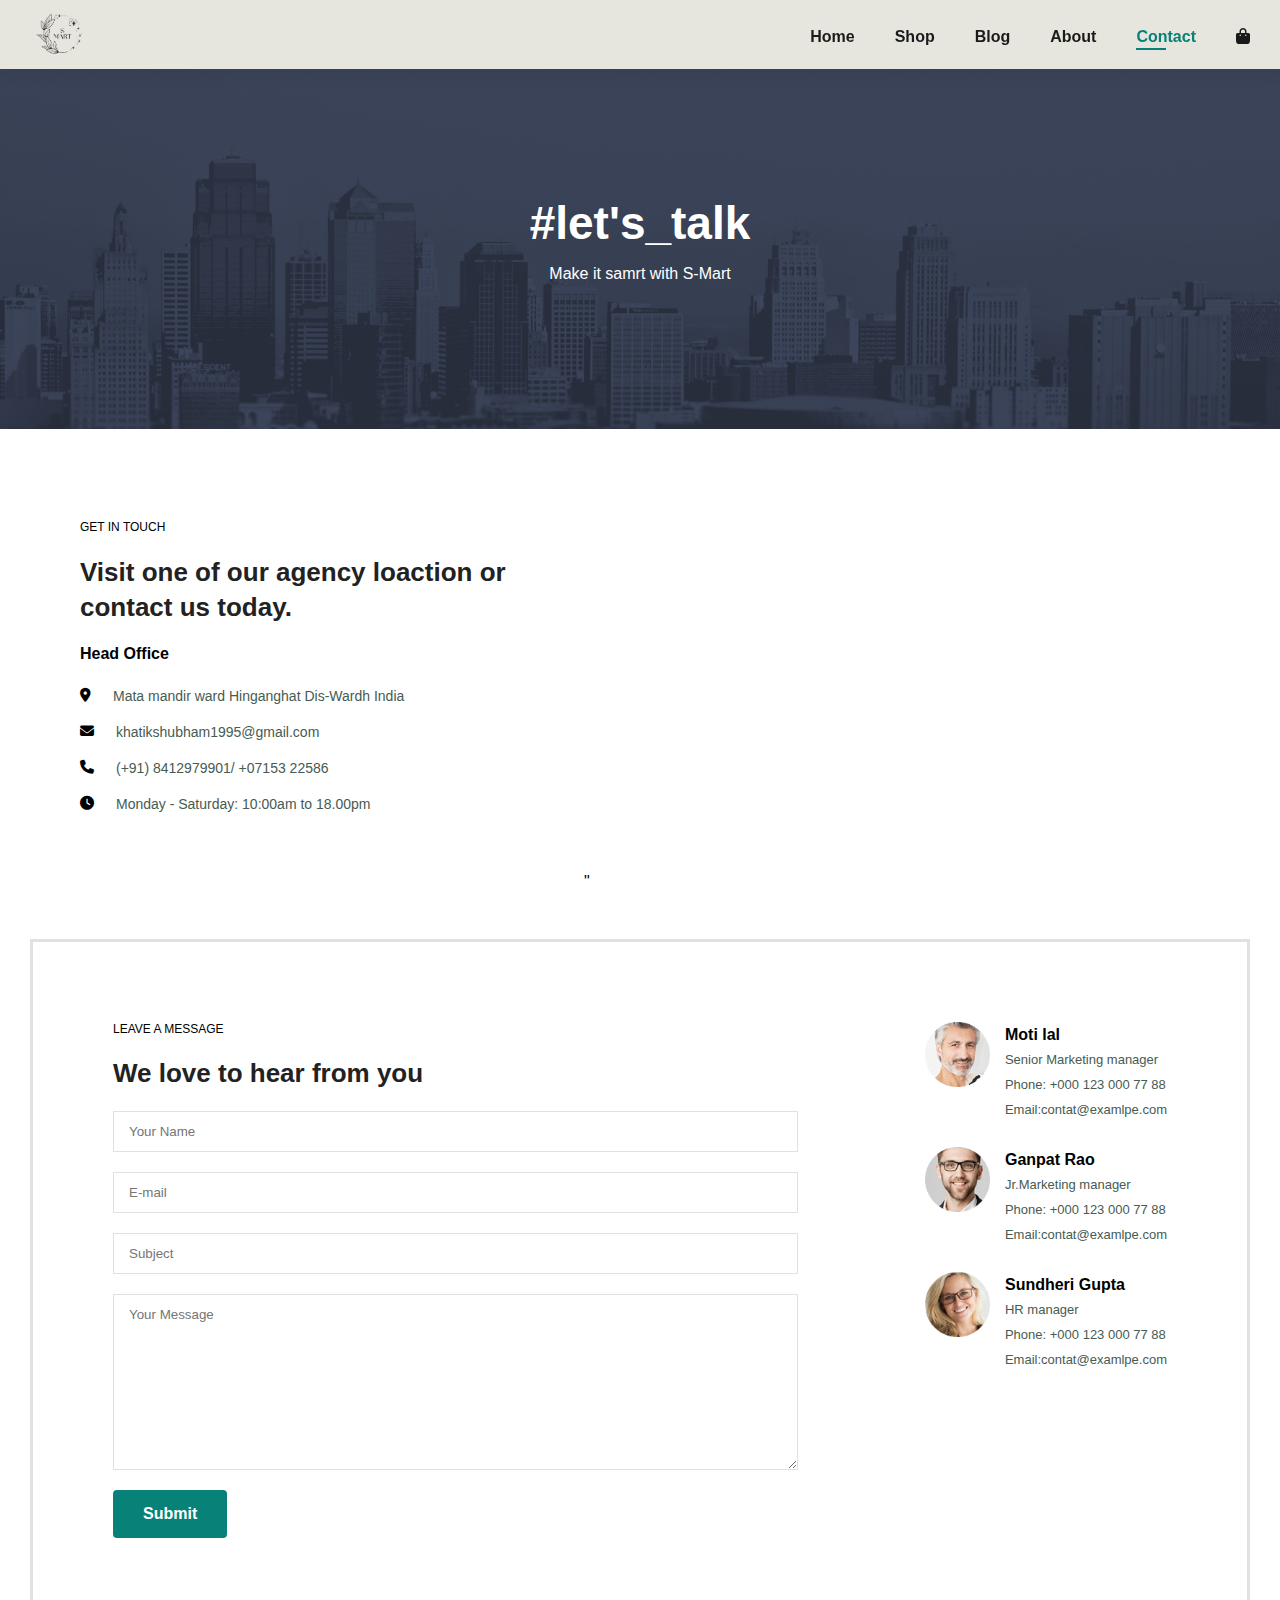
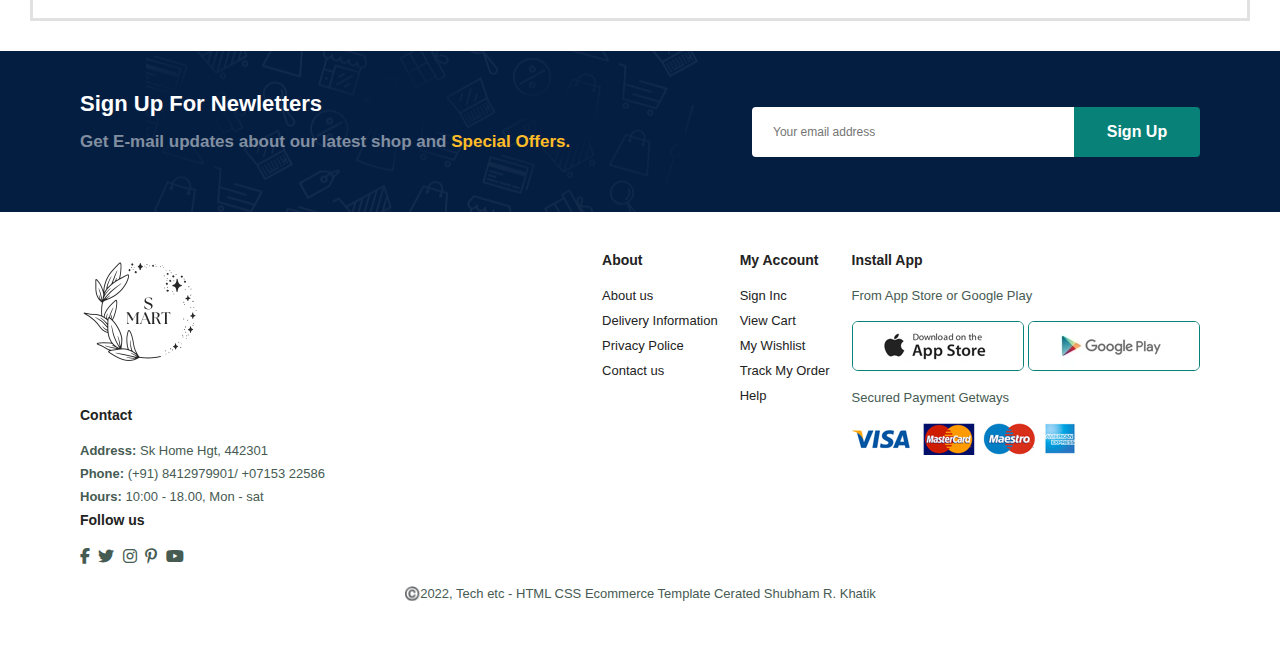
<file: WebEcommerce/contact.html>
<!DOCTYPE html>
<html lang="en">
  <head>
    <meta charset="UTF-8" />
    <meta http-equiv="X-UA-Compatible" content="IE=edge" />
    <meta name="viewport" content="width=device-width, initial-scale=1.0" />
    <title>S-MART</title>
    <link rel="stylesheet" href="styles.css" />
    <link
      rel="stylesheet"
      href="https://cdnjs.cloudflare.com/ajax/libs/font-awesome/6.2.0/css/all.css"
    />
  </head>
  <body>
    <!--=== NAVBAR ===-->
    <section id="header">
      <a href="#"><img src="img/logo.png" class="logo" alt="" /></a>
      <div>
        <ul id="navbar">
          <li><a href="index.html">Home</a></li>
          <li><a href="shop.html">Shop</a></li>
          <li><a href="blog.html">Blog</a></li>
          <li><a href="about.html">About</a></li>
          <li><a class="active" href="contact.html">Contact</a></li>
          <li id="lg-bag">
            <a href="cart.html"><i class="fa-solid fa-bag-shopping"></i></a>
          </li>
          <a href="#" id="close"><i class="fa-solid fa-rectangle-xmark"></i></a>
        </ul>
      </div>
      <div id="mobile">
        <a href="cart.html"><i class="fa-solid fa-bag-shopping"></i></a>
        <i id="bar" class="fas fa-outdent"></i>
      </div>
    </section>

    <section id="page-header" class="about-header">
      <h2>#let's_talk</h2>

      <p>Make it samrt with S-Mart</p>
    </section>
    <section id="contact-details" class="section-p1">
      <div class="details">
        <span>GET IN TOUCH</span>
        <h2>Visit one of our agency loaction or contact us today.</h2>
        <h3>Head Office</h3>

        <div>
          <li>
            <i class="fa-solid fa-location-dot"></i>
            <p>Mata mandir ward Hinganghat Dis-Wardh India</p>
          </li>
          <li>
            <i class="fa-solid fa-envelope"></i>
            <p>khatikshubham1995@gmail.com</p>
          </li>
          <li>
            <i class="fa-solid fa-phone"></i>
            <p>(+91) 8412979901/ +07153 22586</p>
          </li>
          <li>
            <i class="fa-solid fa-clock"></i>
            <p>Monday - Saturday: 10:00am to 18.00pm</p>
          </li>
        </div>
      </div>
      <div class="map">
        <iframe
          src="https://www.google.com/maps/embed?pb=!1m18!1m12!1m3!1d3735.785876772092!2d78.84469430000001!3d20.555940100000004!2m3!1f0!2f0!3f0!3m2!1i1024!2i768!4f13.1!3m3!1m2!1s0x3bd36574eabe85a9%3A0xb857ceb8f2dfa31!2sV-MART%20HINGANGHAT!5e0!3m2!1sen!2sin!4v1671787104162!5m2!1sen!2sin"
          width="600"
          height="450"
          style="border: 0"
          allowfullscreen=""
          loading="lazy"
          referrerpolicy="no-referrer-when-downgrade"></iframe>"
      </div>
    </section>

    <section id="form-details">
        <form action="">
            <span>LEAVE A MESSAGE</span>
            <h2>We love to hear from you</h2>
            <input type="text" placeholder="Your Name">
            <input type="text" placeholder="E-mail">
            <input type="text" placeholder="Subject">
            <textarea name="" id="" cols="30" rows="10" placeholder="Your Message"></textarea>
            <button type="submit" class="normal" onclick="openPopup()">Submit</button>
             <div class="popup" id="popup">
              <img src="img/z1.png">
              <h2>Thank You!</h2>
              <p>Your details has been successfully submitted. thanks! </p>
              <button type="button" onclick="closePopup()">Ok</button>
             </div>
        </form>
        <div class="people">
            <div>
                <img src="img/people/1.png" alt="">
                <p><span>Moti lal</span> Senior Marketing manager<br> Phone: +000 123 000 77 88 <br>Email:contat@examlpe.com</p>
            </div>
            <div>
                <img src="img/people/2.png" alt="">
                <p><span>Ganpat Rao</span> Jr.Marketing manager<br> Phone: +000 123 000 77 88 <br>Email:contat@examlpe.com</p>
            </div>
            <div>
                <img src="img/people/3.png" alt="">
                <p><span>Sundheri Gupta</span> HR manager<br> Phone: +000 123 000 77 88 <br>Email:contat@examlpe.com</p>
            </div>
        </div>
    </section>
    <section id="newsletter" class="section-p1 section-m1">
      <div class="newatext">
        <h4>Sign Up For Newletters</h4>
        <p>
          Get E-mail updates about our latest shop and
          <span>Special Offers.</span>
        </p>
      </div>
      <div class="form">
        <input type="text" placeholder="Your email address" />
        <button class="normal">Sign Up</button>
      </div>
    </section>

    <!--=== FOOTER ===-->
    <footer class="section-p1">
      <div class="col">
        <img class="logo" src="img/logo.png" alt="" />
        <h4>Contact</h4>
        <p><strong>Address:</strong> Sk Home Hgt, 442301</p>
        <p><strong>Phone:</strong> (+91) 8412979901/ +07153 22586</p>
        <p><strong>Hours:</strong> 10:00 - 18.00, Mon - sat</p>
        <div class="follow">
          <h4>Follow us</h4>
          <div class="icon">
            <i class="fab fa-facebook-f"></i>
            <i class="fab fa-twitter"></i>
            <i class="fab fa-instagram"></i>
            <i class="fab fa-pinterest-p"></i>
            <i class="fab fa-youtube"></i>
          </div>
        </div>
      </div>
      <div class="col">
        <h4>About</h4>
        <a href="#">About us</a>
        <a href="#">Delivery Information</a>
        <a href="#">Privacy Police</a>
        <a href="#">Contact us</a>
      </div>
      <div class="col">
        <h4>My Account</h4>
        <a href="#">Sign Inc</a>
        <a href="#">View Cart</a>
        <a href="#">My Wishlist</a>
        <a href="#">Track My Order</a>
        <a href="#">Help</a>
      </div>
      <div class="col install">
        <h4>Install App</h4>
        <p>From App Store or Google Play</p>
        <div class="row">
          <img src="img/pay/app.jpg" alt="" />
          <img src="img/pay/play.jpg" alt="" />
        </div>
        <p>Secured Payment Getways</p>
        <img src="img/pay/pay.png" alt="" />
      </div>
      <div class="copyright">
        <p>
          ©️2022, Tech etc - HTML CSS Ecommerce Template Cerated Shubham R.
          Khatik
        </p>
      </div>
    </footer>

  
    <script src="script.js"></script>
  </body>
</html>
</file>
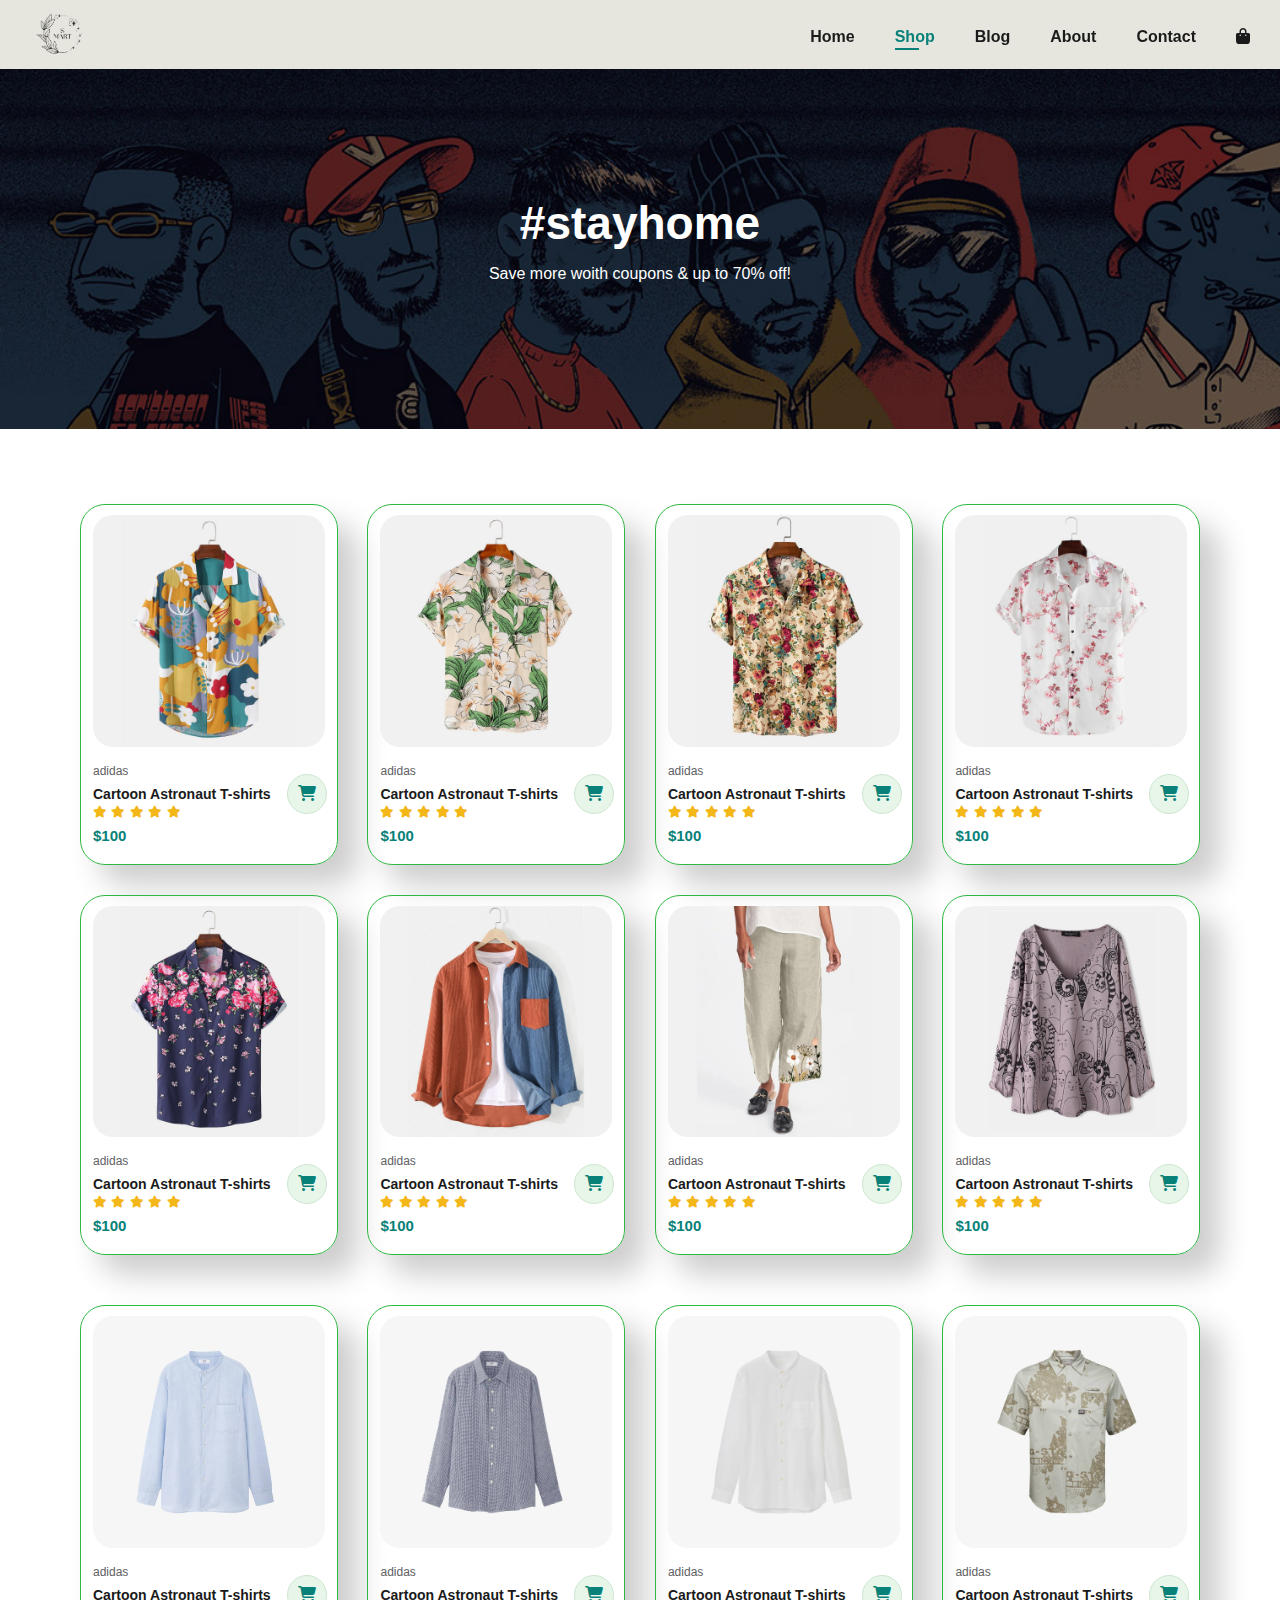
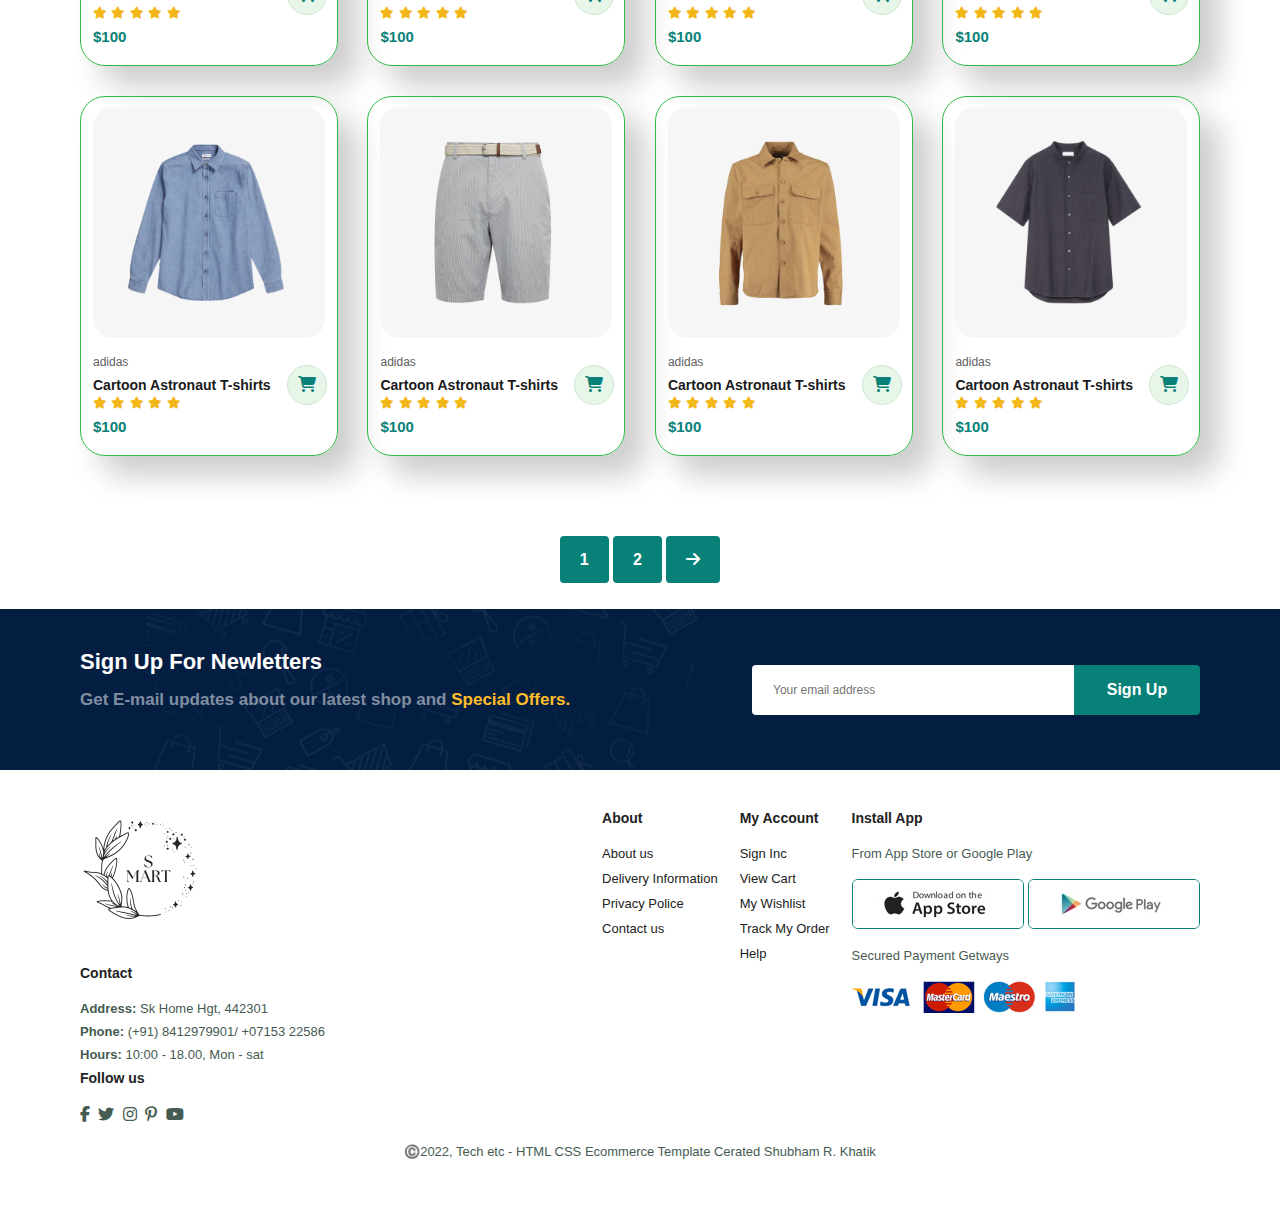
<file: WebEcommerce/shop.html>
<!DOCTYPE html>
<html lang="en">
<head>
    <meta charset="UTF-8">
    <meta http-equiv="X-UA-Compatible" content="IE=edge">
    <meta name="viewport" content="width=device-width, initial-scale=1.0">
    <title>S-MART</title>
    <link rel="stylesheet" href="styles.css">
    <link rel="stylesheet" href=
     "https://cdnjs.cloudflare.com/ajax/libs/font-awesome/6.2.0/css/all.css">
          
</head>
<body>
    <!--=== NAVBAR ===-->
    <section id="header">
        <a href="#"><img src="img/logo.png" class="logo" alt=""></a>
    <div>
        <ul id="navbar">
            <li><a href="index.html">Home</a></li>
            <li><a class="active" href="shop.html">Shop</a></li>
            <li><a href="blog.html">Blog</a></li>
            <li><a href="about.html">About</a></li>
            <li><a href="contact.html">Contact</a></li>
            <li id="lg-bag"><a href="cart.html"><i class="fa-solid fa-bag-shopping"></i></a></li>
            <a href="#" id="close"><i class="fa-solid fa-rectangle-xmark"></i></a>
        </ul>
    </div>
    <div id="mobile">
    <a href="cart.html"><i class="fa-solid fa-bag-shopping"></i></a>
    <i id="bar" class="fas fa-outdent"></i>
</div>
    </section>
    <!--=== HEADER ===-->
    
    <section id="page-header">
        
        <h2>#stayhome</h2>

        <p>Save more woith coupons & up to 70% off!</p>
        
    </section>

      <section id="product1" class="section-p1">
        <div class="pro-container">
            <div class="pro" onclick="window.location.href='sproduct.html';">
                <img src="img/products/f1.jpg" alt="">
                <div class ="des">
                    <span>adidas</span>
                    <h5>Cartoon Astronaut T-shirts</h5>
                    <div class="star">
                        <i class="fas fa-star "></i>
                        <i class="fas fa-star"></i>
                        <i class="fas fa-star"></i>
                        <i class="fas fa-star"></i>
                        <i class="fas fa-star"></i>
                    </div> 
                    <h4>$100</h4>
                </div>
                <a href="#"><i class="fa-solid fa-cart-shopping cart"></i></a>
            </div>
            <div class="pro">
                <img src="img/products/f2.jpg" alt="">
                <div class ="des">
                    <span>adidas</span>
                    <h5>Cartoon Astronaut T-shirts</h5>
                    <div class="star">
                        <i class="fas fa-star "></i>
                        <i class="fas fa-star"></i>
                        <i class="fas fa-star"></i>
                        <i class="fas fa-star"></i>
                        <i class="fas fa-star"></i>
                    </div> 
                    <h4>$100</h4>
                </div>
                <a href="#"><i class="fa-solid fa-cart-shopping cart"></i></a>
            </div>
            <div class="pro">
                <img src="img/products/f3.jpg" alt="">
                <div class ="des">
                    <span>adidas</span>
                    <h5>Cartoon Astronaut T-shirts</h5>
                    <div class="star">
                        <i class="fas fa-star "></i>
                        <i class="fas fa-star"></i>
                        <i class="fas fa-star"></i>
                        <i class="fas fa-star"></i>
                        <i class="fas fa-star"></i>
                    </div> 
                    <h4>$100</h4>
                </div>
                <a href="#"><i class="fa-solid fa-cart-shopping cart"></i></a>
            </div>
            <div class="pro">
                <img src="img/products/f4.jpg" alt="">
                <div class ="des">
                    <span>adidas</span>
                    <h5>Cartoon Astronaut T-shirts</h5>
                    <div class="star">
                        <i class="fas fa-star "></i>
                        <i class="fas fa-star"></i>
                        <i class="fas fa-star"></i>
                        <i class="fas fa-star"></i>
                        <i class="fas fa-star"></i>
                    </div> 
                    <h4>$100</h4>
                </div>
                <a href="#"><i class="fa-solid fa-cart-shopping cart"></i></a>
            </div>
            <div class="pro">
                <img src="img/products/f5.jpg" alt="">
                <div class ="des">
                    <span>adidas</span>
                    <h5>Cartoon Astronaut T-shirts</h5>
                    <div class="star">
                        <i class="fas fa-star "></i>
                        <i class="fas fa-star"></i>
                        <i class="fas fa-star"></i>
                        <i class="fas fa-star"></i>
                        <i class="fas fa-star"></i>
                    </div> 
                    <h4>$100</h4>
                </div>
                <a href="#"><i class="fa-solid fa-cart-shopping cart"></i></a>
            </div>
            <div class="pro">
                <img src="img/products/f6.jpg" alt="">
                <div class ="des">
                    <span>adidas</span>
                    <h5>Cartoon Astronaut T-shirts</h5>
                    <div class="star">
                        <i class="fas fa-star "></i>
                        <i class="fas fa-star"></i>
                        <i class="fas fa-star"></i>
                        <i class="fas fa-star"></i>
                        <i class="fas fa-star"></i>
                    </div> 
                    <h4>$100</h4>
                </div>
                <a href="#"><i class="fa-solid fa-cart-shopping cart"></i></a>
            </div>
            <div class="pro">
                <img src="img/products/f7.jpg" alt="">
                <div class ="des">
                    <span>adidas</span>
                    <h5>Cartoon Astronaut T-shirts</h5>
                    <div class="star">
                        <i class="fas fa-star "></i>
                        <i class="fas fa-star"></i>
                        <i class="fas fa-star"></i>
                        <i class="fas fa-star"></i>
                        <i class="fas fa-star"></i>
                    </div> 
                    <h4>$100</h4>
                </div>
                <a href="#"><i class="fa-solid fa-cart-shopping cart"></i></a>
            </div>
            <div class="pro">
                <img src="img/products/f8.jpg" alt="">
                <div class ="des">
                    <span>adidas</span>
                    <h5>Cartoon Astronaut T-shirts</h5>
                    <div class="star">
                        <i class="fas fa-star "></i>
                        <i class="fas fa-star"></i>
                        <i class="fas fa-star"></i>
                        <i class="fas fa-star"></i>
                        <i class="fas fa-star"></i>
                    </div> 
                    <h4>$100</h4>
                </div>
                <a href="#"><i class="fa-solid fa-cart-shopping cart"></i></a>
            </div>
        </div>
        <div class="pro-container">
            <div class="pro">
                <img src="img/products/n1.jpg" alt="">
                <div class ="des">
                    <span>adidas</span>
                    <h5>Cartoon Astronaut T-shirts</h5>
                    <div class="star">
                        <i class="fas fa-star "></i>
                        <i class="fas fa-star"></i>
                        <i class="fas fa-star"></i>
                        <i class="fas fa-star"></i>
                        <i class="fas fa-star"></i>
                    </div> 
                    <h4>$100</h4>
                </div>
                <a href="#"><i class="fa-solid fa-cart-shopping cart"></i></a>
            </div>
            <div class="pro">
                <img src="img/products/n2.jpg" alt="">
                <div class ="des">
                    <span>adidas</span>
                    <h5>Cartoon Astronaut T-shirts</h5>
                    <div class="star">
                        <i class="fas fa-star "></i>
                        <i class="fas fa-star"></i>
                        <i class="fas fa-star"></i>
                        <i class="fas fa-star"></i>
                        <i class="fas fa-star"></i>
                    </div> 
                    <h4>$100</h4>
                </div>
                <a href="#"><i class="fa-solid fa-cart-shopping cart"></i></a>
            </div>
            <div class="pro">
                <img src="img/products/n3.jpg" alt="">
                <div class ="des">
                    <span>adidas</span>
                    <h5>Cartoon Astronaut T-shirts</h5>
                    <div class="star">
                        <i class="fas fa-star "></i>
                        <i class="fas fa-star"></i>
                        <i class="fas fa-star"></i>
                        <i class="fas fa-star"></i>
                        <i class="fas fa-star"></i>
                    </div> 
                    <h4>$100</h4>
                </div>
                <a href="#"><i class="fa-solid fa-cart-shopping cart"></i></a>
            </div>
            <div class="pro">
                <img src="img/products/n4.jpg" alt="">
                <div class ="des">
                    <span>adidas</span>
                    <h5>Cartoon Astronaut T-shirts</h5>
                    <div class="star">
                        <i class="fas fa-star "></i>
                        <i class="fas fa-star"></i>
                        <i class="fas fa-star"></i>
                        <i class="fas fa-star"></i>
                        <i class="fas fa-star"></i>
                    </div> 
                    <h4>$100</h4>
                </div>
                <a href="#"><i class="fa-solid fa-cart-shopping cart"></i></a>
            </div>
            <div class="pro">
                <img src="img/products/n5.jpg" alt="">
                <div class ="des">
                    <span>adidas</span>
                    <h5>Cartoon Astronaut T-shirts</h5>
                    <div class="star">
                        <i class="fas fa-star "></i>
                        <i class="fas fa-star"></i>
                        <i class="fas fa-star"></i>
                        <i class="fas fa-star"></i>
                        <i class="fas fa-star"></i>
                    </div> 
                    <h4>$100</h4>
                </div>
                <a href="#"><i class="fa-solid fa-cart-shopping cart"></i></a>
            </div>
            <div class="pro">
                <img src="img/products/n6.jpg" alt="">
                <div class ="des">
                    <span>adidas</span>
                    <h5>Cartoon Astronaut T-shirts</h5>
                    <div class="star">
                        <i class="fas fa-star "></i>
                        <i class="fas fa-star"></i>
                        <i class="fas fa-star"></i>
                        <i class="fas fa-star"></i>
                        <i class="fas fa-star"></i>
                    </div> 
                    <h4>$100</h4>
                </div>
                <a href="#"><i class="fa-solid fa-cart-shopping cart"></i></a>
            </div>
            <div class="pro">
                <img src="img/products/n7.jpg" alt="">
                <div class ="des">
                    <span>adidas</span>
                    <h5>Cartoon Astronaut T-shirts</h5>
                    <div class="star">
                        <i class="fas fa-star "></i>
                        <i class="fas fa-star"></i>
                        <i class="fas fa-star"></i>
                        <i class="fas fa-star"></i>
                        <i class="fas fa-star"></i>
                    </div> 
                    <h4>$100</h4>
                </div>
                <a href="#"><i class="fa-solid fa-cart-shopping cart"></i></a>
            </div>
            <div class="pro">
                <img src="img/products/n8.jpg" alt="">
                <div class ="des">
                    <span>adidas</span>
                    <h5>Cartoon Astronaut T-shirts</h5>
                    <div class="star">
                        <i class="fas fa-star "></i>
                        <i class="fas fa-star"></i>
                        <i class="fas fa-star"></i>
                        <i class="fas fa-star"></i>
                        <i class="fas fa-star"></i>
                    </div> 
                    <h4>$100</h4>
                </div>
                <a href="#"><i class="fa-solid fa-cart-shopping cart"></i></a>
            </div>
        </div>
    </div>
      </section>

      <section id="pagination" class="section-p1">
        <a href="#">1</a>
        <a href="#">2</a>
        <a href="#"><i class="fa-solid fa-arrow-right"></i></a>
      </section> 
      
      <section id="newsletter" class="section-p1 section-m1">
        <div class="newatext">
            <h4>Sign Up For Newletters</h4>
            <p>Get E-mail updates about our latest shop and <span>Special Offers.</span></p>
        </div>
         <div class="form">
            <input type="text" placeholder="Your email address">
            <button class="normal">Sign Up</button>
         </div>
      </section>
    <!--=== FOOTER ===-->
      <footer class="section-p1">
        <div class="col">
            <img class="logo" src="img/logo.png" alt="">
            <h4>Contact</h4>
            <p><strong>Address:</strong> Sk Home Hgt, 442301</p> 
            <p><strong>Phone:</strong> (+91) 8412979901/ +07153 22586</p>
            <p><strong>Hours:</strong> 10:00 - 18.00, Mon - sat</p>
            <div class="follow">
            <h4>Follow us</h4>
            <div class="icon">
                <i class="fab fa-facebook-f"></i>
                <i class="fab fa-twitter"></i>
                <i class="fab fa-instagram"></i>
                <i class="fab fa-pinterest-p"></i>
                <i class="fab fa-youtube"></i>
            </div>
        </div>
    </div>
    <div class="col">
        <h4>About</h4>
        <a href="#">About us</a>
        <a href="#">Delivery Information</a>
        <a href="#">Privacy Police</a>
        <a href="#">Contact us</a>
    </div>
    <div class="col">
        <h4>My Account</h4>
        <a href="#">Sign Inc</a>
        <a href="#">View Cart</a>
        <a href="#">My Wishlist</a>
        <a href="#">Track My Order</a>
        <a href="#">Help</a>   
    </div>
    <div class="col install">
    <h4>Install App</h4>
    <p>From App Store or Google Play</p>
    <div class="row">
        <img src="img/pay/app.jpg" alt="">
        <img src="img/pay/play.jpg" alt="">
    </div>
    <p>Secured Payment Getways</p>
    <img src="img/pay/pay.png" alt="">
    </div>
    <div class="copyright">
        <p>©️2022, Tech etc - HTML CSS Ecommerce Template Cerated Shubham R. Khatik</p>
    </div>
 </footer>

    <!--=== Main js ===-->
    <script src="script.js"></script>
</body>
</html>
</file>
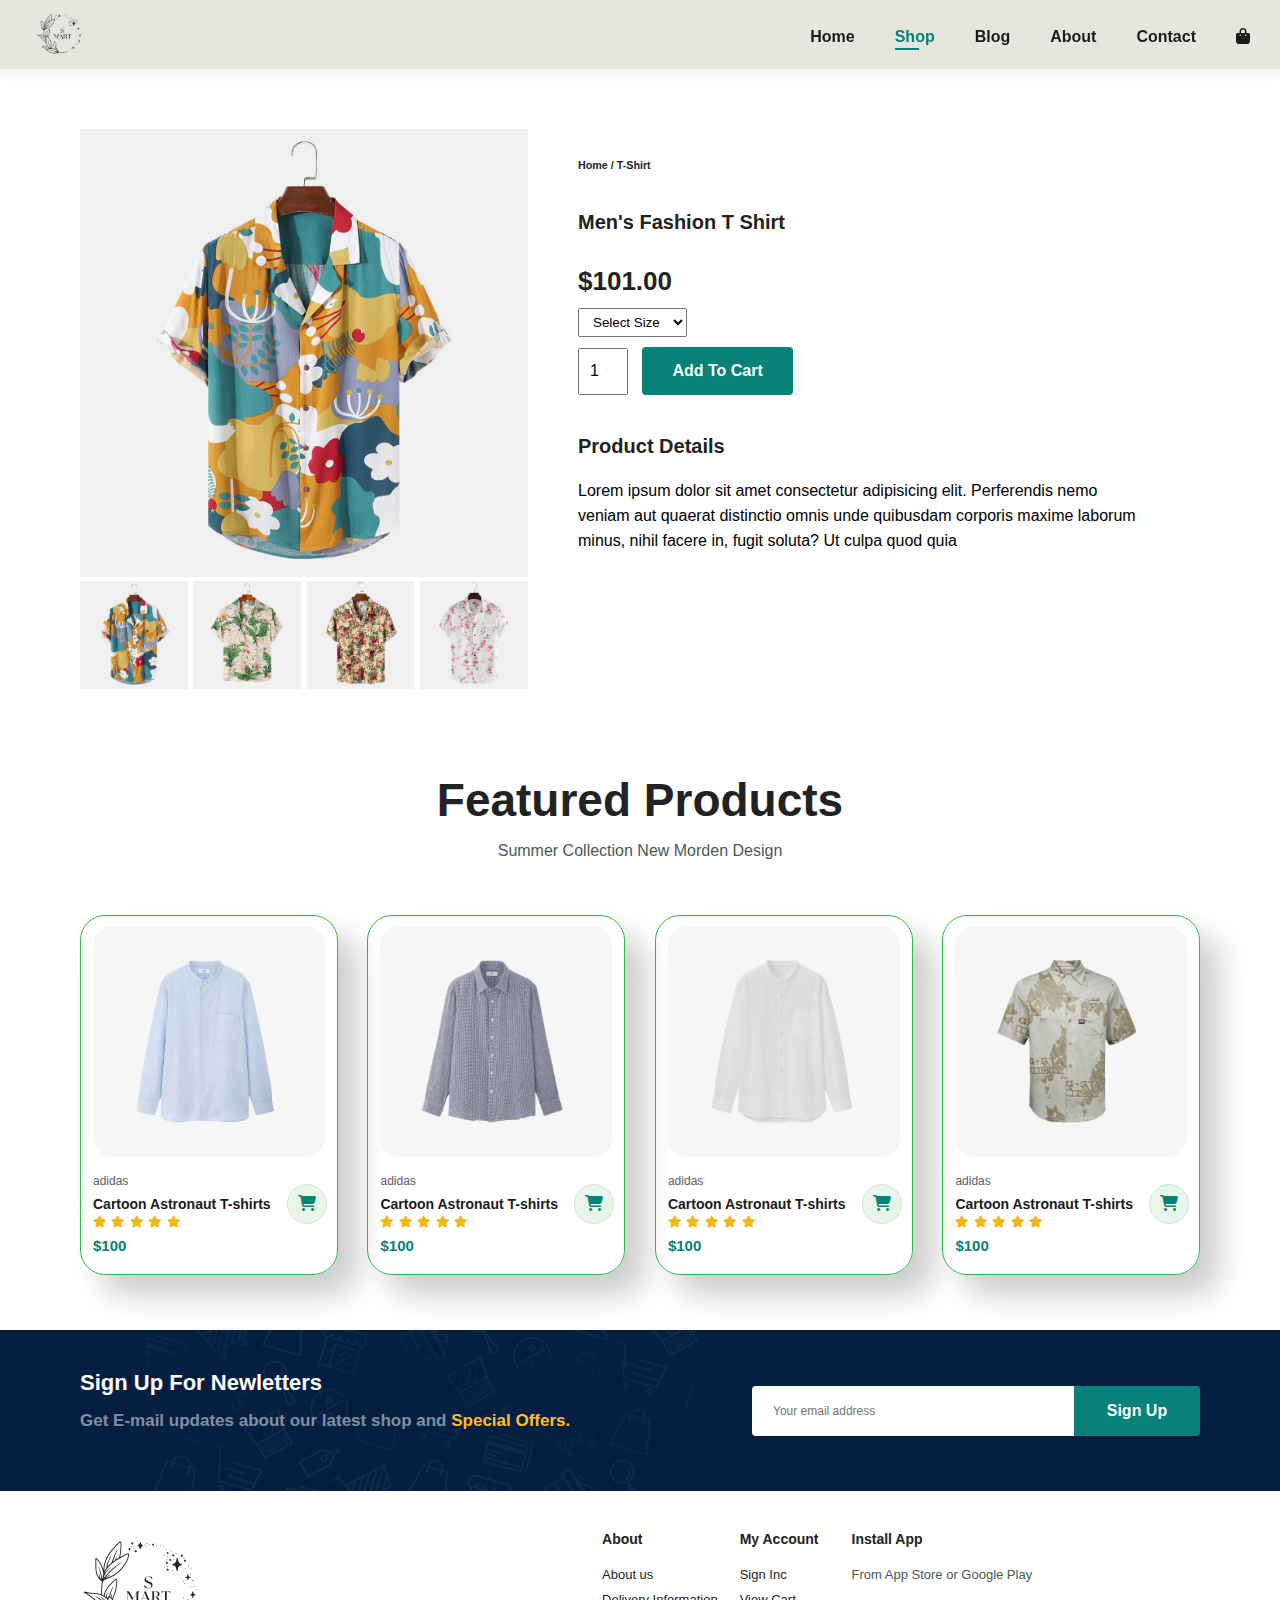
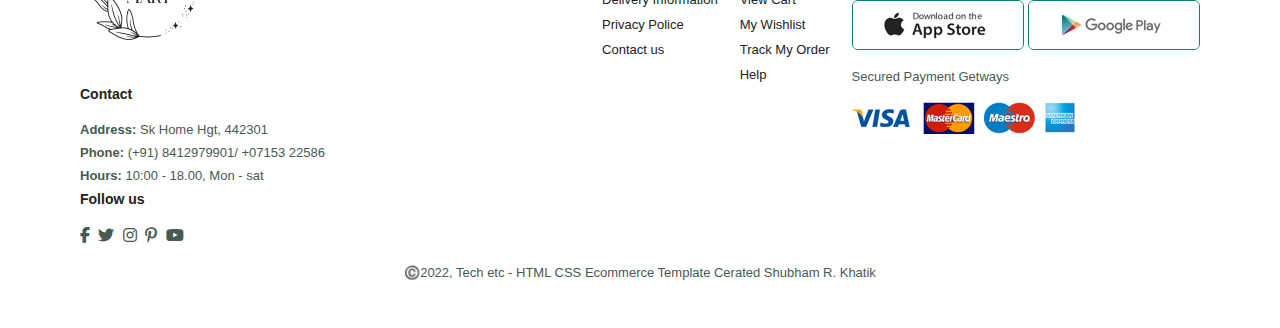
<file: WebEcommerce/sproduct.html>
<!DOCTYPE html>
<html lang="en">
<head>
    <meta charset="UTF-8">
    <meta http-equiv="X-UA-Compatible" content="IE=edge">
    <meta name="viewport" content="width=device-width, initial-scale=1.0">
    <title>S-MART</title>
    <link rel="stylesheet" href="styles.css">
    <link rel="stylesheet" href=
     "https://cdnjs.cloudflare.com/ajax/libs/font-awesome/6.2.0/css/all.css">
          
</head>
<body>
    <!--=== NAVBAR ===-->
    <section id="header">
        <a href="#"><img src="img/logo.png" class="logo" alt=""></a>
    <div>
        <ul id="navbar">
            <li><a href="index.html">Home</a></li>
            <li><a class="active" href="shop.html">Shop</a></li>
            <li><a href="blog.html">Blog</a></li>
            <li><a href="about.html">About</a></li>
            <li><a href="contact.html">Contact</a></li>
            <li id="lg-bag"><a href="cart.html"><i class="fa-solid fa-bag-shopping"></i></a></li>
            <a href="#" id="close"><i class="fa-solid fa-rectangle-xmark"></i></a>
        </ul>
    </div>
    <div id="mobile">
    <a href="cart.html"><i class="fa-solid fa-bag-shopping"></i></a>
    <i id="bar" class="fas fa-outdent"></i>
</div>
    </section>



    <section id="prodetails" class="section-p1">
     <div class="single-pro-image">
        <img src="img/products/f1.jpg" width="100%" id="mainImg" alt="">

    <div class="small-img-group">
        <div class="small-img-col">
            <img src="img/products/f1.jpg" width="100%" class="small-img" alt="">
        </div>
        <div class="small-img-col">
            <img src="img/products/f2.jpg" width="100%" class="small-img" alt="">
        </div>
        <div class="small-img-col">
            <img src="img/products/f3.jpg" width="100%" class="small-img" alt="">
        </div>
        <div class="small-img-col">
            <img src="img/products/f4.jpg" width="100%" class="small-img" alt="">
        </div>
       </div>
     </div>
     <div class="single-pro-details" id="items">
        <h6>Home / T-Shirt</h6>
        <h4>Men's Fashion T Shirt</h4>
        <h2>$101.00</h2>
        <select>
            <option>Select Size</option>
            <option>XL</option>
            <option>XXL</option>
            <option>Small</option>
            <option>Large</option>
        </select>
        <input type="number" value="1">
        <button onclick="addtocart(items)" class="normal">Add To Cart</button>
        <h4>Product Details</h4>
        <span>Lorem ipsum dolor sit amet consectetur adipisicing elit.
         Perferendis nemo veniam aut quaerat distinctio omnis unde quibusdam 
         corporis maxime laborum minus, nihil facere in, fugit soluta? Ut culpa quod quia</span>
     </div>
    </section>
    <section id="product1" class="section-p1">
        <h2>Featured Products</h2>
        <p>Summer Collection New Morden Design</p>
        <div class="pro-container">
            <div class="pro">
                <img src="img/products/n1.jpg" alt="">
                <div class ="des">
                    <span>adidas</span>
                    <h5>Cartoon Astronaut T-shirts</h5>
                    <div class="star">
                        <i class="fas fa-star "></i>
                        <i class="fas fa-star"></i>
                        <i class="fas fa-star"></i>
                        <i class="fas fa-star"></i>
                        <i class="fas fa-star"></i>
                    </div> 
                    <h4>$100</h4>
                </div>
                <a href="#"><i class="fa-solid fa-cart-shopping cart"></i></a>
            </div>
            <div class="pro">
                <img src="img/products/n2.jpg" alt="">
                <div class ="des">
                    <span>adidas</span>
                    <h5>Cartoon Astronaut T-shirts</h5>
                    <div class="star">
                        <i class="fas fa-star "></i>
                        <i class="fas fa-star"></i>
                        <i class="fas fa-star"></i>
                        <i class="fas fa-star"></i>
                        <i class="fas fa-star"></i>
                    </div> 
                    <h4>$100</h4>
                </div>
                <a href="#"><i class="fa-solid fa-cart-shopping cart"></i></a>
            </div>
            <div class="pro">
                <img src="img/products/n3.jpg" alt="">
                <div class ="des">
                    <span>adidas</span>
                    <h5>Cartoon Astronaut T-shirts</h5>
                    <div class="star">
                        <i class="fas fa-star "></i>
                        <i class="fas fa-star"></i>
                        <i class="fas fa-star"></i>
                        <i class="fas fa-star"></i>
                        <i class="fas fa-star"></i>
                    </div> 
                    <h4>$100</h4>
                </div>
                <a href="#"><i class="fa-solid fa-cart-shopping cart"></i></a>
            </div>
            <div class="pro">
                <img src="img/products/n4.jpg" alt="">
                <div class ="des">
                    <span>adidas</span>
                    <h5>Cartoon Astronaut T-shirts</h5>
                    <div class="star">
                        <i class="fas fa-star "></i>
                        <i class="fas fa-star"></i>
                        <i class="fas fa-star"></i>
                        <i class="fas fa-star"></i>
                        <i class="fas fa-star"></i>
                    </div> 
                    <h4>$100</h4>
                </div>
                <a href="#"><i class="fa-solid fa-cart-shopping cart"></i></a>
            </div>
    </div>
      </section>
    
      <section id="newsletter" class="section-p1 section-m1">
        <div class="newatext">
            <h4>Sign Up For Newletters</h4>
            <p>Get E-mail updates about our latest shop and <span>Special Offers.</span></p>
        </div>
         <div class="form">
            <input type="text" placeholder="Your email address">
            <button class="normal">Sign Up</button>
         </div>
      </section>
    <!--=== FOOTER ===-->
      <footer class="section-p1">
        <div class="col">
            <img class="logo" src="img/logo.png" alt="">
            <h4>Contact</h4>
            <p><strong>Address:</strong> Sk Home Hgt, 442301</p> 
            <p><strong>Phone:</strong> (+91) 8412979901/ +07153 22586</p>
            <p><strong>Hours:</strong> 10:00 - 18.00, Mon - sat</p>
            <div class="follow">
            <h4>Follow us</h4>
            <div class="icon">
                <i class="fab fa-facebook-f"></i>
                <i class="fab fa-twitter"></i>
                <i class="fab fa-instagram"></i>
                <i class="fab fa-pinterest-p"></i>
                <i class="fab fa-youtube"></i>
            </div>
        </div>
    </div>
    <div class="col">
        <h4>About</h4>
        <a href="#">About us</a>
        <a href="#">Delivery Information</a>
        <a href="#">Privacy Police</a>
        <a href="#">Contact us</a>
    </div>
    <div class="col">
        <h4>My Account</h4>
        <a href="#">Sign Inc</a>
        <a href="#">View Cart</a>
        <a href="#">My Wishlist</a>
        <a href="#">Track My Order</a>
        <a href="#">Help</a>   
    </div>
    <div class="col install">
    <h4>Install App</h4>
    <p>From App Store or Google Play</p>
    <div class="row">
        <img src="img/pay/app.jpg" alt="">
        <img src="img/pay/play.jpg" alt="">
    </div>
    <p>Secured Payment Getways</p>
    <img src="img/pay/pay.png" alt="">
    </div>
    <div class="copyright">
        <p>©️2022, Tech etc - HTML CSS Ecommerce Template Cerated Shubham R. Khatik</p>
    </div>
 </footer>

 <script>
  var MainImg = document.getElementById("mainImg");
  var smallimg = document.getElementsByClassName("small-img");
 
  smallimg[0].onclick =function(){
    mainImg.src = smallimg[0].src;
  }
  smallimg[1].onclick =function(){
    mainImg.src = smallimg[1].src;
  }
  smallimg[2].onclick =function(){
    mainImg.src = smallimg[2].src;
  }
  smallimg[3].onclick =function(){
    mainImg.src = smallimg[3].src;
  }
   </script>
    <script src="script.js"></script>
</body>
</html>
</file>
<file: WebEcommerce/styles.css>
@import url('https://fonts.googleapis.com/css2?family=Nerko+One&display=swap');
* {
    margin: 0;
    padding: 0;
    box-sizing: border-box;
    font-family: 'Spartan', sans-serif;
}

h1 {
    font-size: 50px;
    line-height: 64px;
    color: #222;
}

h2 {
    font-size: 46px;
    line-height: 54px;
    color: #222;
}

h4 {
    font-size: 20px;
    color: #222;
}

h6 {
    font-weight: 700;
    color: #222;
}

p {
    font-size: 16px;
    color: #465b52;
    margin: 15px 0 20px 0;
}

.section-p1 {
    padding: 40px 80px;
}

.section-m1 {
    padding: 40px 80px;
}
button.normal{
    font-size: 16px;
    font-weight: 600;
    padding: 15px 30px;
    color: #000;
    background-color:#fff;
    border-radius: 4px;
    cursor: pointer;
    border: none;
    outline: none;
    transition: 0.2s;
}
button.white {
    font-size: 13px;
    font-weight: 600;
    padding: 11px 18px;
    color: #fff;
    background-color: transparent;
    cursor: pointer;
    border: 1px solid #fff;
    outline: none;
    transition: 0.2s;
}


body {
    width: 100%;
}

/* HEADER STAERT */
#header {
     display: flex;
     align-items: center;
     justify-content: space-between;
     padding: 10px 10px 5px 35px;
     background: #e6e6df;
     box-shadow: 0 5px 15px rgba(0,0,0, 0.06);
     z-index: 999;
     position: sticky;
     top: 0;
     left: 0;
}
#header .logo{
    width: 10%;
    height: auto;
}
#navbar {
    display: flex;
    align-items: center;
    justify-content: center;
}

#navbar li {
        list-style: none;
        padding: 0 20px;
        position: relative;
}

#navbar li a {
    text-decoration: none;
    font-size: 16px;
    font-weight: 600;
    color: #1a1a1a;
    transition: 0.3s ease;
}
#navbar li a:hover,
#navbar li a.active{
    color:#088178;
}

#navbar li a.active::after,
#navbar li a:hover::after {
    content:"";
    width: 30%;
    height: 2px;
    background: #088178; 
    position: absolute;
    bottom: -4px;
    left: 20px;
}
#mobile{
    display: none;
    align-items: center;
}

#close{
    display: none;
}
/*home page */
#hero {
     background-image: url("img/hero4.jpg");
     height: 90vh;
     width: 100%;
     background-size: cover;
     background-position: top 25% right 0;
     padding: 0 80px;
     display: flex;
     flex-direction: column;
     align-items: flex-start;
     justify-content: center;
}
#hero .logo{
    width: 20%;
    height: auto;
    margin-left: -5vh;
}

#hero h4 {
    padding-bottom: 15px;
}
#hero h1 {
    color: #810808;
}
#hero button{
    background-image: url("img/button.png");
    background-color: transparent;
    color: #088178;
    border: 0;
    padding: 14px 80px 14px 65px;
    background-repeat: no-repeat;
    cursor: pointer;
    font-weight: 1000;
    font-size: 15px;
}
#feature{
    display: flex;
    align-items: center;
    justify-content: space-between;
    flex-wrap: wrap;
}
#feature .fe-box {
    width: 180px;
    text-align: center;
    padding: 25px 15px;
    box-shadow: 20px 20px 34px rgba(0, 0, 0, 0.03);
    border: 1px solid #cce7d0;
    border-radius: 4px;
    margin: 15px 0;
}
#feature .fe-box:hover {
    box-shadow: 20px 20px 54px rgba( 70, 62, 221, 0.1);
}
#feature .fe-box img {
    width: 100%;
    margin-bottom: 10px;
}
#feature .fe-box h6 {
    display: inline-block;
    padding: 9px 8px 6px 8px;
    line-height: 1;
    border-radius: 4px;
    color: #088178;
    cursor: pointer;
    background-color: #fddde4;
}
#feature .fe-box:nth-child(2) h6 {
    background-color: #caebaa;
}
#feature .fe-box:nth-child(3) h6 {
    background-color: #d1e8f2;
}
#feature .fe-box:nth-child(4) h6 {
    background-color: #cdd4f8;
}
#feature .fe-box:nth-child(5) h6 {
    background-color: #f6dbf6;
}
#feature .fe-box:nth-child(6) h6 {
    background-color: #51d6c0;
}
#product1{
    text-align: center;
}
#product1 .pro-container {
    display: flex;
    justify-content: space-between;
    padding-top: 20px;
    flex-wrap: wrap;
}
#product1 .pro{
    width: 23%;
    min-width: 250px;
    padding: 10px 12px;
    border: 1px solid #2fb843;
    border-radius: 25px;
    cursor: pointer;
    box-shadow: 20px 20px 30px rgba( 0, 0, 0, 0.2);
    margin: 15px 0;
    transition: 0.2s ease;
    position: relative;
}
#product1 .pro:hover {
    box-shadow: 20px 20px 30px rgba( 0, 0, 0, 0.6);
} 

#product1 .pro img {
    width: 100%;
    border-radius: 20px;
}
#product1 .pro .des{
    text-align: start;
    padding: 10px 0;
}
#product1 .pro .des span{
    color: #606063;
    font-size: 12px;
}
#product1 .pro .des h5 {
    padding-top: 7px;
    color: #1a1a1a;
    font-size: 14px;
}
#product1 .pro .des i {
    font-size: 12px;
    color: rgb(243, 183, 25);
}
#product1 .pro .des h4 {
    padding-top: 7px;
    font-size: 15px;
    font-weight: 700;
    color: #088178;
}
.cart{
        width: 40px;
        height: 40px;
        padding: 10px 8px;
        line-height: 40px;
        border-radius: 50px;
        background-color: #e8f6ea;
        font-weight: 500;
        color: #088178;
        border: 1px solid #cce7d0;
        position: absolute;
        bottom: 50px;
        right: 10px ;
    }
#banner{
    display: flex;
    flex-direction: column;
    justify-content: center;
    align-items: center;
    text-align: center;
    background-image: url("img/banner/b2.jpg") ;
    width: 100%;
    height: 40vh;
    background-size: cover;
    background-position: center;
}
#banner h4{
    color: #fff;
    font-size: 16px;
}
#banner h2{
    color: #fff;
    font-size: 30px;
    padding: 10px 0;
}
#banner h2 span{
    color: #ef3636 ;
}
#banner button:hover{
    background: #088178;
    color: #fff;
}
#sm-banner{
     display: flex;
     justify-content: space-between;
     flex-wrap: wrap;
}
#sm-banner .banner-box{
    display: flex;
    flex-direction: column;
    justify-content: center;
    align-items: flex-start;
    background-image: url("img/banner/b17.jpg");
    min-width: 580px;
    height: 50vh;
    background-size: cover;
    background-position: center;
    padding: 30px;
}
#sm-banner .banner-box2{
    background-image: url(img/banner/b10.jpg);
}
#sm-banner h4{
    color: #fff;
    font-size: 20px;
    font-weight: 300;
}
#sm-banner h2{
    color: #000;
    font-size: 28px;
    font-weight: 800;
}
#sm-banner span{
    color: #fff;
    font-size: 14px;
    font-weight: 500;
    padding-bottom: 15px;
}
#sm-banner .banner-box:hover button {
    background: #088178;
    border: 1px solid;
}
#banner3 {
   display: flex;
   justify-content: space-between;
   flex-wrap: wrap;
   padding: 0 80px;
}
#banner3 .banner-box{
    display: flex;
    flex-direction: column;
    justify-content: center;
    align-items: flex-start;
    background-image: url("img/banner/b7.jpg");
    min-width: 30%;
    height: 30%;
    background-size: cover;
    background-position: center;
    padding: 20px;
    margin-bottom: 20px;
}
#banner3 .banner-box2 {
background-image: url(img/banner/b4.jpg);
}
#banner3 .banner-box3 {
    background-image: url(img/banner/b18.jpg);
}
#banner3 h2 {
    color: #fff;
    font-weight: 900;
    font-size: 22px;
}
#banner3 h3 {
    color: #ec544e;
    font-weight: 800;
    font-size: 15px;
}
#newsletter{
    display: flex;
    justify-content: space-between;
    flex-wrap: wrap;
    align-items: center;
    background-image: url("img/banner/b14.png");
    background-repeat: no-repeat;
    background-position: 20% 30% ;
    background-color: #041e42;
}
#newsletter h4{
    font-size: 22px;
    font-weight: 700;
    color: #fff;
}
#newsletter p{
    font-size: 17px;
    font-weight: 600;
    color: #818ea0;
}
#newsletter p span{
    color: #ffbd27
}
#newsletter .form{
    display: flex;
    width: 40%;
    
}
#newsletter input{
    height: 3.125rem;
    padding: 0 1.25rem;
    font-size: 12px;
    width: 80%;
    border: 1px solid transparent;
    border-radius: 4px;
    outline: none;
    border-top-right-radius: 0;
    border-bottom-right-radius: 0;
    
}
#newsletter button{
    background-color: #088178;
    color: #fff;
    width: 30%;
    border-radius: 4px;
    border: 1px solid transparent;
    white-space:nowrap ;
    border-top-left-radius: 0;
    border-bottom-left-radius: 0;
}
#newsletter button:hover {
    background-color: #52e210;
    border: 1px solid;
}
footer{
    display:flex;
    flex-wrap: wrap;
    justify-content: space-between;
    
}
footer .col {
    display:flex;
    flex-direction: column;
    align-items: flex-start;
    margin-bottom: 20px;
 }

 footer .logo  {
    margin-bottom: 30px;
    width: 25%;
    height: auto;
 }

 footer h4 {
    font-size: 14px;
    padding-bottom: 20px;
 }

 footer p {
    font-size: 13px;
    margin: 0 0 8px 0;
 }

 footer a {
    font-size: 13px;
    text-decoration: none;
    color: #222;
    margin-bottom: 10px;
 }

 footer .follow i {
    color: #465b52;
    padding-right: 4px;
    cursor: pointer;
 }

 footer .install .row img {
    border: 1px solid #088178;
    border-radius: 6px;
 }

 footer .install img {
    margin: 10px 0 15px 0;
 }

 footer .follow i:hover,
 footer a:hover{
    color: #1b4edb;
 }

 footer .copyright{
    width: 100%;
    text-align: center;
 }

 /* shop page*/

 #page-header{
    background-image: url("img/banner/b1.jpg ");
    width: 100%;
    height: 40vh;
    background-size: cover;
    display: flex;
    justify-content:center;
    text-align: center;
    flex-direction: column;
    padding: 14px;
 }
 #page-header h2,
 #page-header p {
    color: #fff;
 }

 #pagination {
    text-align: center;
 }

 #pagination a {
    text-decoration: none;
    background-color: #088178;
    padding: 15px 20px;
    border-radius: 4px;
    color: #fff;
    font-weight: 600;
 }
 #pagination a i{
    font-size: 16px;
    font-weight: 600;
 }

/* single product */
#prodetails {
    display: flex;
    margin-top: 20px;
}

#prodetails .single-pro-image{
    width: 40%;
    margin-right: 50px;
}

.small-img-group{
  display: flex;
  justify-content: space-between;
}

.small-img-col{
    flex-basis: 24%;
    cursor: pointer;
}

#prodetails .single-pro-details{
    width: 50%;
    padding-top: 30px;
}
#prodetails .single-pro-details h4{
    padding: 40px 0 20px 0;
}

#prodetails .single-pro-details h2{
    font-size: 26px;
}

#prodetails .single-pro-details select{
    display: block;
    padding: 5px 10px;
    margin-bottom: 10px;
}

#prodetails .single-pro-details input{
    width: 50px;
    height: 47px;
    padding-left: 10px;
    font-size: 16px;
    margin-right: 10px;
}
#prodetails .single-pro-details input:focus {
    outline: none;
}

#prodetails .single-pro-details button{
    background: #088178;
    color: #fff;
    font-size: 16px;
}

#prodetails .single-pro-details span{
    line-height: 25px;
}

/* Blog page */
#page-header.blog-header{
    background-image: url(img/banner/b19.jpg);
}
#blog {
    padding: 150px 150px 0 150px;
}
#blog .blog-box {
    display: flex;
    align-items: center;
    width: 100%;
    position: relative;
    padding-bottom: 90px;
}
#blog .blog-img{
    width: 50%;
    margin-right: 40px;
}

#blog img{
    width: 100%;
    height: 300px;
    object-fit: cover;
}

#blog .blog-details{
    width: 50%;
}
#blog .blog-details a{
    text-decoration: none;
    font-size: 11px;
    color: #000;
    font-weight: 700;
    position: relative;
    transition: 0.3s;
}
#blog .blog-details a::after{
    content: "";
    width: 50px;
    height: 1px;
    background-color: #000;
    position: absolute;
    top: 4px;
    right: -60px;
}
#blog .blog-details a:hover {
    color: #088178;
}
#blog .blog-details a:hover::after{
    background-color: #088178;
}
#blog .blog-box h1{
    position: absolute;
    top: -40px;
    left: 0;
    font-size: 70px;
    font-weight: 700;
    color: #c9cbce;
    z-index: -9;
} 
/* About page*/
#page-header.about-header{
    background-image: url("img/about/banner.png");
}
#about-head{
    display: flex;
    align-items: center;
}
#about-head img{
    width: 50%;
    height: auto;
}
#about-head div{
    padding-left: 40px;
}

#about-app{
    text-align: center;
}
#about-app .video{
    width: 70%;
    height: 100%;
    margin: 30px auto 0 auto;
}
#about-app .video video{
    width: 100%;
    height: 100%;
    border-radius: 20px;
}
/* contact page */
#contact-details{
    display: flex;
    align-items: center;
    justify-content: space-between;
}
#contact-details .details{
    width: 40%;
}
#contact-details .details span,
#form-details form span { 
    font-size: 12px;
}

#contact-details .details h2,
#form-details form h2 {
    font-size: 26px;
    line-height: 35px;
    padding: 20px 0;
}
#contact-details .details h3 {
    font-size: 16px;
    padding-bottom: 15px;
}

#contact-details .details li {
   list-style: none;
   display: flex;
   padding: 10px 0;
}
#contact-details .details li i{
    font-size: 14px;
    padding-right: 22px;
}
#contact-details .details li p{
    margin: 0;
    font-size: 14px;
}
#contact-details .map{
    width: 55%;
    height: 400px; 
}
#contact-details .map iframe{
    width: 100%;
    height: 100%;   
}
#form-details {
    display: flex;
    justify-content: space-between;
    margin: 30px;
    padding: 80px;
    border: 3px solid #e1e1e1;

}
#form-details form{
    width: 65%;
    display: flex;
    flex-direction: column;
    align-items: flex-start;
}
#form-details form input,
#form-details form textarea{
    width: 100%;
    padding: 12px 15px;
    outline: none;
    margin-bottom: 20px;
    border: 1px solid #e1e1e1;
}
#form-details form button{
    background-color: #088178;
    color: #fff;
}
#form-details .popup{
    width: 400px;
    background: rgb(221, 238, 245);
    border-radius: 6px;
    position: absolute;
    top: 0%;
    left: 50%;
    transform: translate(-50%,-50%) scale(0.1);
    text-align: center;
    padding: 0 30px 30px;
    color: #333;
    border-color: rgba(48, 17, 17, 0.199);
    border-style: groove;
    visibility: hidden;
    transition: transform 0.4s, top 0.4s;
}
.open-popup{
    visibility: visible;
    top: 50%;
    transform: translate(-50%,-50%) scale(1);;
}
#form-details .popup img{
    width: 100px;
    margin-top: 20px;
    margin-bottom: -20px;
    border-radius: 50%;
    box-shadow: 0 2px 5 px rgba( 0, 0, 0, 0.2);
}
#form-details .popup h2{
    font-size: 40px;
    font-weight: 500;
    font-weight: bold;
    margin-bottom: -20px;  
}
#form-details .popup button{
    width: 50%;
    padding:10px 0;
    background: #6fd649;
    color: #fff;
    border: 0;
    outline: none;
    font-size: 18px;
    border-radius: 50px;
    cursor: pointer;
    box-shadow: 0 20px 5 px rgba( 0, 0, 0, 0.2);
}


#form-details .people div{
    padding-bottom: 25px;
    display: flex;
    align-items: flex-start;
}

#form-details .people div img{
    width: 65px;
    height: 65px;
    object-fit: cover;
    margin-right: 15px;
}
#form-details .people div p{
    margin: 0;
    font-size: 13px;
    line-height: 25px;
} 
#form-details .people div p span {
    display: block;
    font-size: 16px;
    font-weight: 600;
    color: #000;
}


/* cart page */
#cart {
    overflow-x: auto;
}

#cart table {
    width: 100%;
    border-collapse: collapse;
    table-layout: fixed;
    white-space: nowrap;
}
#cart table img{
    width: 70%;
}
#cart table td:nth-child(1){
   width:150px;
   text-align: center;
}
#cart table td:nth-child(2){
    width:150px;
    text-align: center;
 }
#cart table td:nth-child(3){
    width:250px;
    text-align: center;
 }
#cart table td:nth-child(4),
#cart table td:nth-child(5),
#cart table td:nth-child(6){
    width:150px;
    text-align: center;
 }
 #cart table td:nth-child(5) input{
    width: 70px;
    padding: 10px 5px 10px 15px;
 }

 #cart table thead{
    border: 1px solid #e2e9e1;
    border-left: none;
    border-right: none;
 }
 #cart table thead td{
    font-weight: 700;
    text-transform: uppercase;
    font-size: 13px;
    padding: 18px 0;
 }
 #cart table thead tr td{
    padding-top: 15px;
 }
 #cart table thead td{
    font-size: 13px;
 }
 #cart-add {
    display: flex;
    flex-wrap: wrap;
    justify-content: space-between;
 }
 #coupon {
    width: 50%;
    margin-bottom: 30px;
 }

 #coupon h3,
 #subtotal h3 {
    padding-bottom: 15px;
 }
 #coupon input{
    padding: 10px 20px;
    outline: none;
    width: 60%;
    margin-right: 10px;
    border: 1px solid #e2e9e1;
 }
 #coupon button,
 #subtotal button{
    background-color: #088178;
    color: #fff;
    padding: 10px 20px;
 }
 
 #subtotal{
    width: 50%;
    margin-bottom: 30px;
    border: 1px solid #e2e9e1;
    padding: 30px;
 }
 #subtotal table{
    border-collapse: collapse;
    width: 100%;
    margin-bottom: 20px;
 }
 #subtotal table td{
    width: 50%;
    border: 1px solid #e2e9e1;
    padding: 10px;
    font-size: 13px;
 }


 /* start media Query */
 @media (max-width:799px) {
    .section-p1{
        padding: 40px 40px;
    }
    #navbar {
        display: flex;
        flex-direction: column;
        align-items: flex-start;
        justify-content: flex-start;
        position: fixed;
        top: 0;
        right: -300px;
        height: 100vh;
        width: 300px;
        background-color: #c7f3e1;
        box-shadow: 0 40px 60px rgba( 0, 0, 0, 0.1);
        padding: 80px 0 0 10px;
        transition:0.3s ;
    }

    #navbar.active {
        right: 0px;
    }
    #navbar li{
        margin-bottom: 25px;
    }
    #mobile {
        display: flex;
        align-items: center;
    }
    #mobile i {
        color: #1a1a1a;
        font-size: 24px;
        padding-left: 20px;
    }
 
 #close {
    display: inline;
    position: absolute;
    top: 30px;
    left: 30px;
    color: #222;
    font-size: 22px;
 }
 #lg-bag {
    display: none;
  }
 #hero {
  height: 70vh;
  padding: 0 80px;
  background-position: top 30% right 30%;
  }
  #hero .logo{
    width: 40%;
   padding-left: 3vh ;
}
  #feature {
    justify-content: center;
  }
  #feature .fe-box {
    margin:  15px 15px ;
  }
  #product1 .pro-container{
    justify-content: center;
  }
  #product1 .pro{
    margin: 15px;
  }
  #banner {
    height: 20vh;
  }
  #sm-banner .banner-box{
    min-width: 100%;
    height: 30vh;
  }
  #banner3 {
   padding: 40px;
  }
  #banner3 .banner-box {
    width: 28%;
  }
  #newsletter .form {
    width: 70%;
  }
  /* contact page */
  #from-details{
   padding: 40px;
  }
  #form-details form{
    width: 50%;
  }

  }





@media (max-width: 477px){
    .section-p1{
        padding: 20px;
    }
    #header{
        padding: 10px 30px;
    }
    h1{
        font-size: 38px;
    }
    h2 {
        font-size: 32px;
    }
    #hero .logo{
        width: 40%;
       padding-left: 5vh ;
    }
    #hero{
        padding: 0 20px;
        background-position: 55%;
    }
    #feature .fa-box{
        width: 155px;
        margin: 0 0 15px 0;
    }
    #product .pro{
        width: 100%;
    }
    #banner {
        height: 40vh;
    }
    #sm-banner .banner-box {
        height: 40vh;
    }
    #sm-banner .banner-box2{
        margin-top: 20px;
    }
    #banner3{
        padding: 0 20px;
    }
    #banner .banner-box {
        width: 100%;
    }
    #newsletter {
        padding: 40px 20px;
    }
    #newsletter .form{
        width: 100%;
    }
    footer .copyright{
        text-align: start;
    }
    /* single product*/
    #prodetails {
        display: flex;
        flex-direction: column;
    }
    #prodetails .single-pro-image {
        width: 100%;
        margin-right: 0px;
    }
    #prodetails .single-pro-details{
        width: 50%;
        padding-top: 30px;
    }
    /*blog page*/
    #blog{
        padding: 100px 20px 0 100px;
    }
    #blog .blog-box{
        display: flex;
        flex-direction: column;
        align-items: flex-start;
    }
    #blog .blog-im{
        width: 100%;
        margin-right: 0px;
        margin-bottom: 30px;
    }
    #blog .blog-details{
        width: 100%;
    }
    /*About page*/
    #about-head {
        flex-direction: column;
    }
    #about-head img{
        width: 100%;
        margin-bottom: 20px;
    }
    #about-head div{
        padding-left: 0px;
    }
    #about-app .video{
        width: 100%;
    }
    
   /* contact page */
   #contact-details {
    flex-direction: column;
   }
   #contact-details .details{
    width: 100%;
    margin-bottom: 30px;
   }
   #contact-details .map{
    width: 100% ;
   }
   #form-details {
    margin: 10px;
    padding: 30px 10px;
    flex-wrap: wrap;
   }
   #form-details form{
    width: 100%;
    margin-bottom: 30px;
   }
   /*cart page */
   #cart-add {
    flex-direction: column;
   }
   #coupon {
    width: 100%;
   }
   #subtotal {
    width: 100%;
    padding: 20px;
   }
}
</file>
